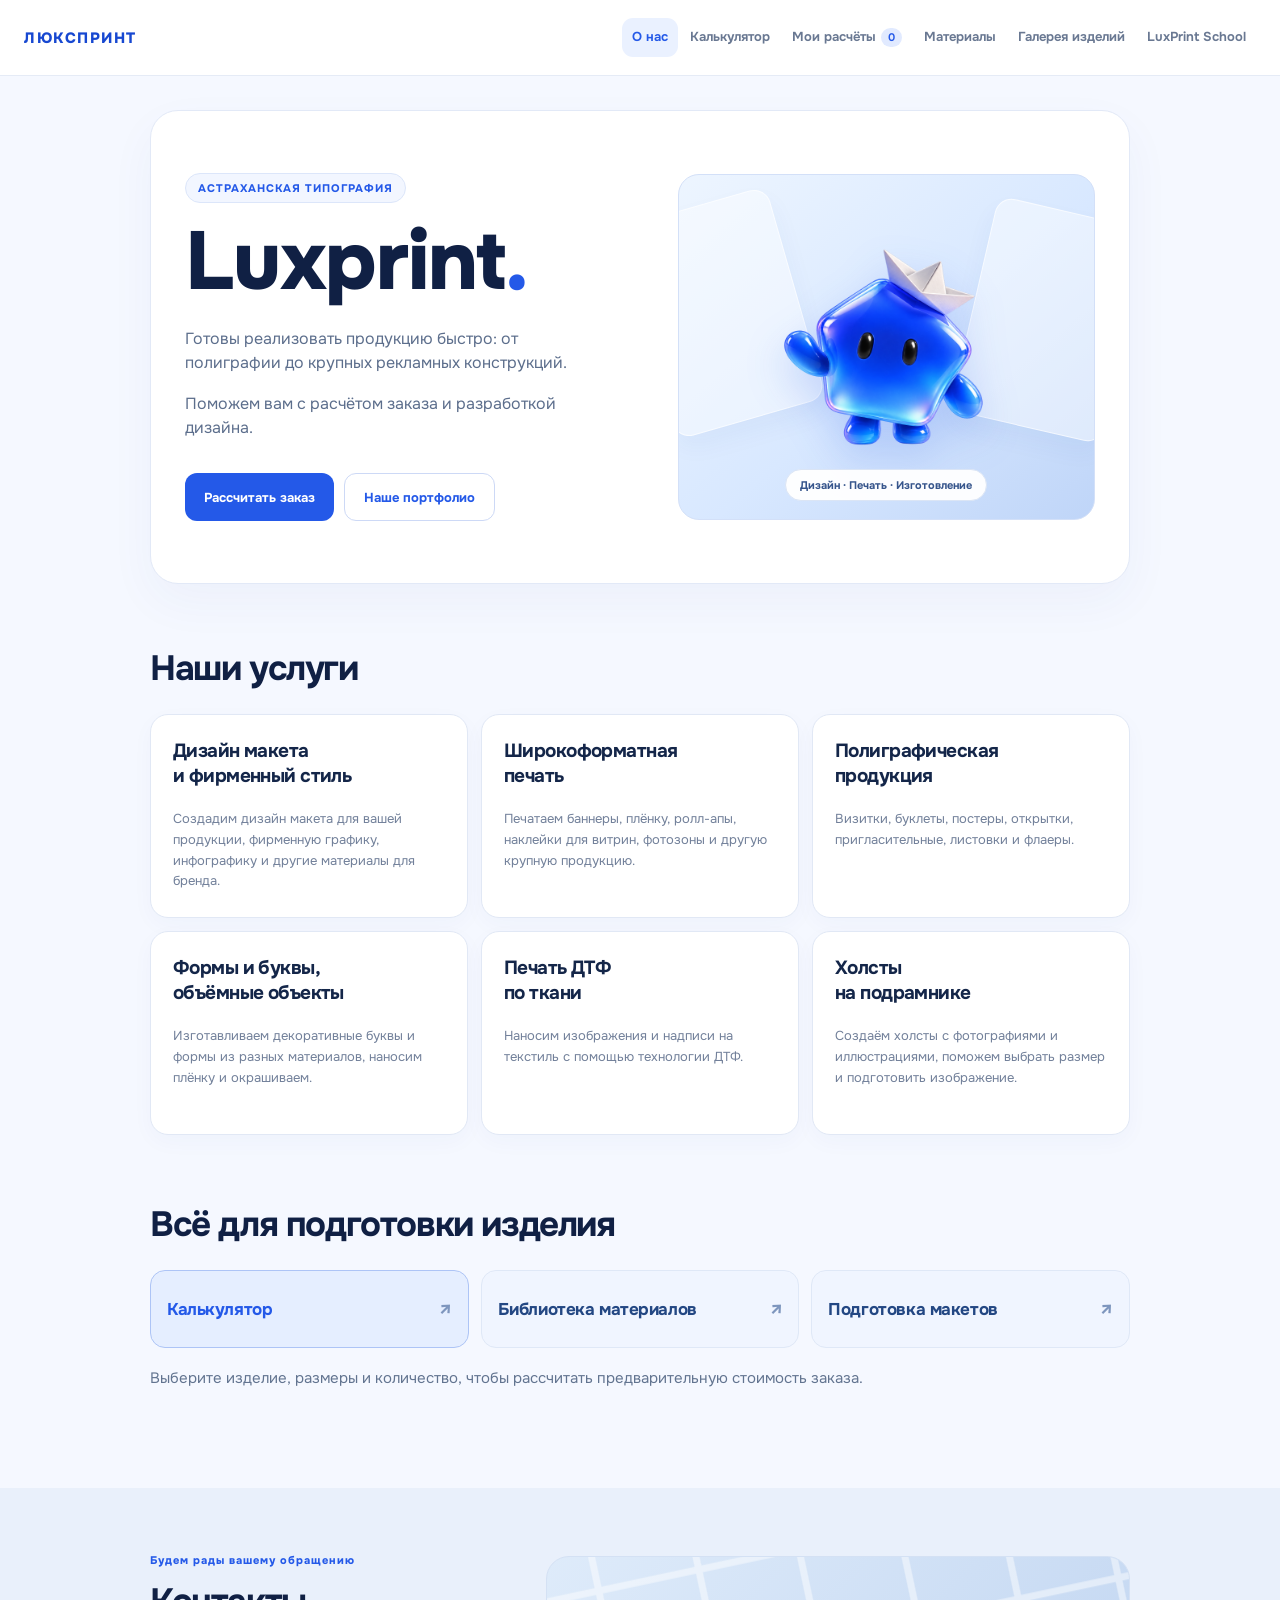
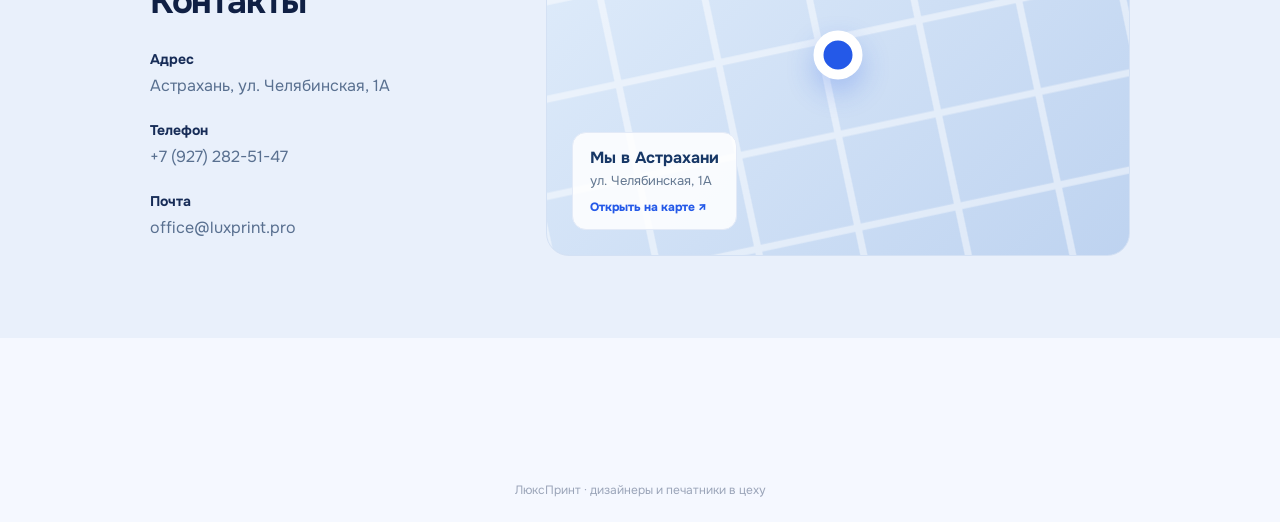
<file: index.html>
<!doctype html><html lang="ru"><head><meta charset="UTF-8"><meta name="viewport" content="width=device-width,initial-scale=1"><title>ЛюксПринт — дизайн, печать и рекламная продукция</title><link rel="preconnect" href="https://fonts.googleapis.com"><link rel="preconnect" href="https://fonts.gstatic.com" crossorigin><link href="https://fonts.googleapis.com/css2?family=Onest:wght@400;500;600;700;800&display=swap" rel="stylesheet"><link rel="stylesheet" href="style.css"></head><body>
<header class="site-header"><a class="brand" href="index.html#about">ЛЮКСПРИНТ</a><nav class="site-nav" aria-label="Основное меню"><button id="aboutTab" class="nav active" type="button">О нас</button><button id="calcTab" class="nav" type="button">Калькулятор</button><button id="savedTab" class="nav" type="button">Мои расчёты <span id="savedCount" class="nav-count">0</span></button><a class="nav" href="materials.html">Материалы</a><a class="nav" href="gallery.html">Галерея изделий</a><a class="nav" href="school.html">LuxPrint School</a></nav></header>
<main><section id="aboutView" class="about-view">
  <section class="about-hero" aria-labelledby="aboutHeading">
    <div class="about-intro">
      <span class="about-eyebrow">АСТРАХАНСКАЯ ТИПОГРАФИЯ</span>
      <h1 id="aboutHeading">Luxprint<span class="about-period">.</span></h1>
      <p>Готовы реализовать продукцию быстро: от полиграфии до крупных рекламных конструкций.</p>
      <p>Поможем вам с расчётом заказа и разработкой дизайна.</p>
      <div class="about-hero-actions">
        <button type="button" class="primary" id="aboutStartCalc">Рассчитать заказ</button>
        <a class="secondary" href="gallery.html">Наше портфолио</a>
      </div>
    </div>
    <div class="about-visual">
      <span class="about-visual-sheet sheet-a" aria-hidden="true"></span>
      <span class="about-visual-sheet sheet-b" aria-hidden="true"></span>
      <img src="Глянцевый%20синий%20маскот%20в%20бумажной%20лодочке.png" alt="Фирменный персонаж ЛюксПринт">
      <span class="about-visual-caption">Дизайн · Печать · Изготовление</span>
    </div>
  </section>
  <section class="about-services" aria-labelledby="servicesHeading">
    <h2 id="servicesHeading">Наши услуги</h2>
    <div class="about-service-grid"><article class="about-service"><h3>Дизайн макета<br>и фирменный стиль</h3><p>Создадим дизайн макета для вашей продукции, фирменную графику, инфографику и другие материалы для бренда.</p></article>
<article class="about-service"><h3>Широкоформатная<br>печать</h3><p>Печатаем баннеры, плёнку, ролл-апы, наклейки для витрин, фотозоны и другую крупную продукцию.</p></article>
<article class="about-service"><h3>Полиграфическая<br>продукция</h3><p>Визитки, буклеты, постеры, открытки, пригласительные, листовки и флаеры.</p></article>
<article class="about-service"><h3>Формы и буквы,<br>объёмные объекты</h3><p>Изготавливаем декоративные буквы и формы из разных материалов, наносим плёнку и окрашиваем.</p></article>
<article class="about-service"><h3>Печать ДТФ<br>по ткани</h3><p>Наносим изображения и надписи на текстиль с помощью технологии ДТФ.</p></article>
<article class="about-service"><h3>Холсты<br>на подрамнике</h3><p>Создаём холсты с фотографиями и иллюстрациями, поможем выбрать размер и подготовить изображение.</p></article></div>
  </section>
  <section class="about-preparation" aria-labelledby="preparationHeading">
    <h2 id="preparationHeading">Всё для подготовки изделия</h2>
    <div class="about-preparation-links">
      <a class="about-preparation-link is-active" data-about-prep="calc" aria-current="true" href="#calc">Калькулятор <span aria-hidden="true">↗</span></a>
      <a class="about-preparation-link" data-about-prep="materials" href="materials.html">Библиотека материалов <span aria-hidden="true">↗</span></a>
      <a class="about-preparation-link" data-about-prep="files" href="gallery.html">Подготовка макетов <span aria-hidden="true">↗</span></a>
    </div>
    <p id="aboutPrepDescription" class="about-preparation-description" aria-live="polite">Выберите изделие, размеры и количество, чтобы рассчитать предварительную стоимость заказа.</p>
  </section>
  <section class="about-contacts" aria-labelledby="contactsHeading">
    <div class="about-contacts-inner">
      <div class="about-contact-details">
        <span class="about-eyebrow">Будем рады вашему обращению</span>
        <h2 id="contactsHeading">Контакты</h2>
        <div class="about-contact-group"><strong>Адрес</strong><p>Астрахань, ул. Челябинская, 1А</p></div>
        <div class="about-contact-group"><strong>Телефон</strong><a href="tel:+79272825147">+7 (927) 282-51-47</a></div>
        <div class="about-contact-group"><strong>Почта</strong><a href="mailto:office@luxprint.pro">office@luxprint.pro</a></div>
      </div>
      <a class="about-location" href="https://www.openstreetmap.org/search?query=%D0%90%D1%81%D1%82%D1%80%D0%B0%D1%85%D0%B0%D0%BD%D1%8C%2C%20%D1%83%D0%BB.%20%D0%A7%D0%B5%D0%BB%D1%8F%D0%B1%D0%B8%D0%BD%D1%81%D0%BA%D0%B0%D1%8F%2C%201%D0%90" target="_blank" rel="noopener noreferrer" aria-label="Найти ЛюксПринт на карте по адресу Астрахань, улица Челябинская, 1А">
        <span class="about-location-pattern" aria-hidden="true"></span>
        <span class="about-location-marker" aria-hidden="true"></span>
        <span class="about-location-card"><strong>Мы в Астрахани</strong><span>ул. Челябинская, 1А</span><em>Открыть на карте ↗</em></span>
      </a>
    </div>
  </section>
</section>
<section id="calculatorView" class="hidden">
<div class="intro"><div><span class="pill">онлайн-калькулятор</span><h1>Готов к расчёту</h1><p>Выберите продукт — я помогу быстро посчитать предварительную стоимость.</p></div><div class="mascot"><img class="mascotImg" src="Глянцевый%20синий%20маскот%20в%20бумажной%20лодочке.png" alt="Маскот ЛюксПринт"></div></div>
<button id="backProducts" class="backProducts hidden">← Все продукты</button><section class="panel"><div class="products" id="products"></div>
<div id="form" class="form hidden"><div class="formhead"><div><small id="category"></small><h2 id="productName"></h2><p id="comment"></p></div></div>
<div id="pendingInfo" class="pendingInfo hidden"><strong>Карточка в разработке</strong><p>Материалы, параметры и цены для этой продукции добавим позже.</p></div>
<div id="hardTypeWrap" class="hardTypeWrap hidden">
  <span id="hardTypeLabel">Тип изделия</span>
  <div class="hardTypeChips" role="group" aria-labelledby="hardTypeLabel">
    <button type="button" class="hardTypeChip active" data-hard-type="letters" aria-pressed="true">Буквы</button>
    <button type="button" class="hardTypeChip" data-hard-type="shapes" aria-pressed="false">Полотна и формы</button>
  </div>
</div>
<div id="variantWrap"><label>Материал / вариант<select id="variant"></select></label></div>
<div id="sra3Options" class="sra3Options hidden">
  <div class="sra3Selectors">
    <label>Материал
      <select id="sraMaterial">
        <option value="paper130">Бумага 130 г/м²</option>
        <option value="paper270">Бумага 270 г/м²</option>
        <option value="sticker">Самоклеящаяся бумага</option>
        <option value="film">Плёнка</option>
      </select>
    </label>
    <div class="sraSidesField">
      <span id="sraSideLabel">Тип печати</span>
      <select id="sraSides" class="hidden" aria-hidden="true" tabindex="-1">
        <option value="single">Односторонняя</option>
        <option value="double">Двусторонняя</option>
      </select>
      <div class="sraSideChips" role="group" aria-labelledby="sraSideLabel">
        <button type="button" class="sraSideChip active" data-side="single" aria-pressed="true">Односторонняя</button>
        <button type="button" class="sraSideChip" data-side="double" aria-pressed="false">Двусторонняя</button>
      </div>
    </div>
  </div>
</div>
<div id="priceModeWrap" class="priceModeWrap hidden"><span>Тип цены</span><div class="priceModeSwitch"><button type="button" class="priceMode active" data-mode="retail">Розница</button><button type="button" class="priceMode" data-mode="wholesale">Опт</button></div></div><div id="canvasOptions" class="canvasOptions hidden"><div id="fixedSizeWrap"><label>Размер<select id="fixedSize"></select></label></div><div id="canvasPackagingWrap" class="canvasPackagingWrap hidden"><span class="canvasOptionTitle">Упаковка</span><label class="canvasPackagingToggle"><input id="canvasPackaging" type="checkbox"><span>Добавить упаковку</span><b id="canvasPackagingPrice"></b></label></div></div>
<div id="measureControls" class="measureControls"><div id="dimensions"><div class="fields"><label>Ширина, <span class="unitLabel">м</span><input id="w" type="number" min=".01" step=".01" value="1"></label><b>×</b><label>Высота, <span class="unitLabel">м</span><input id="h" type="number" min=".01" step=".01" value="1"></label></div></div><div id="unitsField" class="unitsField"><span class="compactFieldLabel">Единицы измерения</span><div class="unitSwitch" role="group" aria-label="Единицы измерения"><button type="button" class="unit" data-unit="mm" aria-pressed="false">мм</button><button type="button" class="unit" data-unit="cm" aria-pressed="false">см</button><button type="button" class="unit active" data-unit="m" aria-pressed="true">м</button></div></div><label class="qty">Количество<input id="q" type="number" min="1" step="1" value="1"></label></div>
<div id="sra3Summary" class="sra3Summary hidden" aria-live="polite">
 <div class="sra3ResultStats">
   <div><span>Изделий на одном листе</span><strong><span id="sra3PerSheet">—</span> шт.</strong></div>
   <div><span>Потребуется листов SRA3</span><strong id="sra3Sheets">—</strong></div>
 </div>
 <p id="sra3LayoutNote" class="hidden" role="status"></p>
</div>
<div id="services" class="services"></div>
<div class="design">
  <label class="designToggle" for="designCheck"><input id="designCheck" type="checkbox"><span>Нужен дизайн</span></label>
  <button id="designInfoButton" class="designInfoButton" type="button" aria-label="Информация о стоимости дизайна" aria-controls="designInfoPopover" aria-expanded="false" title="О стоимости дизайна">i</button>
  <div id="designInfoPopover" class="designInfoPopover hidden" role="note">Стоимость дизайна рассчитывается менеджером индивидуально в зависимости от сложности.</div>
</div>
<div class="receipt"><div><span>Изделие</span><b id="basePrice">0 ₽</b></div><div id="serviceLine" class="hidden"><span>Доп. услуги</span><b id="servicePrice">0 ₽</b></div>
<div id="bannerPerimeterLine" class="hidden"><span id="bannerPerimeterLabel">Проклей</span><b id="bannerPerimeterPrice">0 ₽</b></div>
<div id="bannerEyeletLine" class="hidden"><span id="bannerEyeletLabel">Люверсы</span><b id="bannerEyeletPrice">0 ₽</b></div><div id="packagingLine" class="hidden"><span>Упаковка</span><b id="packagingOut">0 ₽</b></div><hr><div class="total"><span>Предварительно</span><strong id="total">0 ₽</strong></div></div>
<div class="actions"><button id="save" class="secondary">Сохранить расчёт</button><button id="order" class="primary">Оформить заявку →</button></div><p class="note">Финальную стоимость менеджер подтвердит после проверки параметров.</p></div><aside id="fileGuide" class="fileGuide hidden">
  <button id="fileGuideButton" class="fileGuideButton" type="button" aria-controls="fileGuideContent" aria-expanded="false">
    <span class="fileGuideIcon" aria-hidden="true">?</span><span>Как подготовить макет к печати</span><span class="fileGuideChevron" aria-hidden="true">⌄</span>
  </button>
  <div id="fileGuideContent" class="fileGuideContent hidden" role="region" aria-label="Требования к макету">
    <strong>Подготовка макета</strong>
    <div id="fileGuideSra3" class="fileGuideSpecs hidden">
      <dl>
        <div><dt>Разрешение</dt><dd>300 dpi</dd></div>
        <div><dt>Цветовой профиль</dt><dd>RGB</dd></div>
        <div><dt>Формат файла</dt><dd>JPEG</dd></div>
      </dl>
      <p class="fileGuideSafeArea">Оставляйте отступ <b>5–8 мм</b> от края для важных элементов: логотипа, текста и фотографий.</p>
    </div>
    <div id="fileGuideExtraSpecs" class="fileGuideSpecs hidden"></div>
    <p id="fileGuideText">Требования к файлу будут добавлены позже.</p>
  </div>
</aside></section></section>
<section id="savedView" class="hidden saved"><div class="savedHead"><div><span class="pill">сохранённое</span><h1>Мои расчёты</h1><p>Здесь хранятся расчёты на этом устройстве.</p></div></div><div id="savedList"></div><div id="savedSendBar" class="savedSendBar hidden"><div><span>Общая сумма</span><strong id="savedGrandTotal">0 ₽</strong></div><button id="sendSaved" class="primary">Отправить все расчёты →</button></div></section></main><footer>ЛюксПринт · дизайнеры и печатники в цеху</footer><script src="app.js"></script></body></html>
</file>
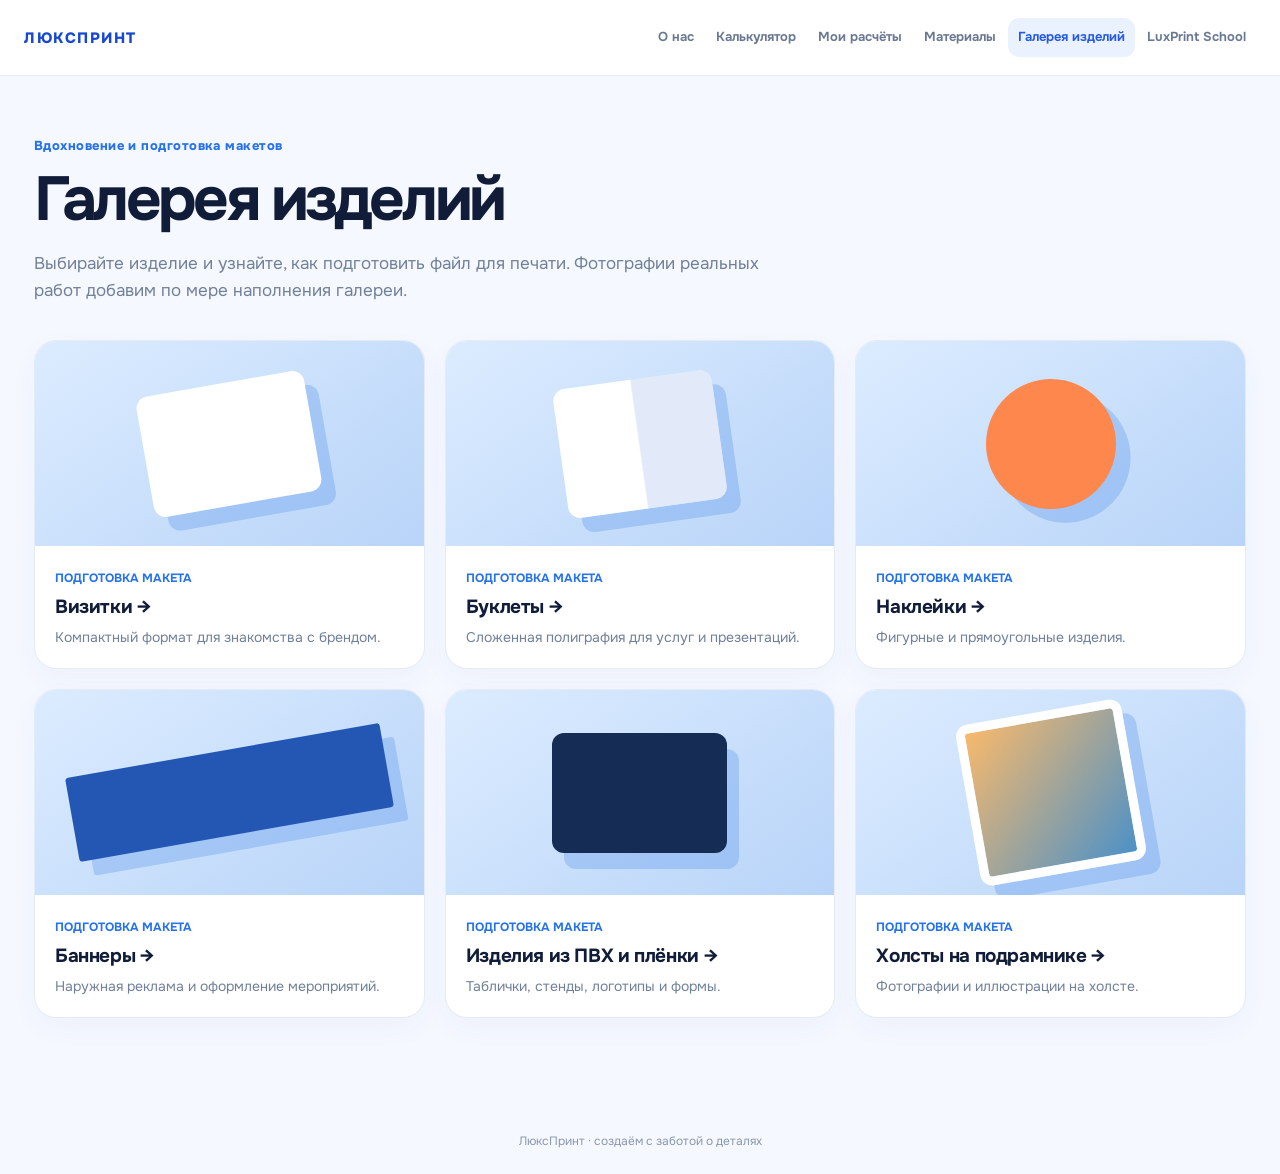
<file: gallery.html>
<!doctype html><html lang="ru"><head><meta charset="UTF-8"><meta name="viewport" content="width=device-width,initial-scale=1"><title>Галерея изделий — ЛюксПринт</title><link rel="preconnect" href="https://fonts.googleapis.com"><link rel="preconnect" href="https://fonts.gstatic.com" crossorigin><link href="https://fonts.googleapis.com/css2?family=Onest:wght@400;500;600;700;800&display=swap" rel="stylesheet"><link rel="stylesheet" href="style.css"><link rel="stylesheet" href="explore.css"></head><body class="explore gallery-page"><header class="site-header explore-header"><a class="brand" href="index.html#about">ЛЮКСПРИНТ</a><nav class="site-nav" aria-label="Основное меню"><a class="nav" href="index.html#about">О нас</a><a class="nav" href="index.html#calc">Калькулятор</a><a class="nav" href="index.html#saved">Мои расчёты</a><a class="nav " href="materials.html">Материалы</a><a class="nav active" href="gallery.html" aria-current="page">Галерея изделий</a><a class="nav " href="school.html">LuxPrint School</a></nav></header><main class="explore-main"><div class="explore-heading"><span class="eyebrow">Вдохновение и подготовка макетов</span><h1>Галерея изделий</h1><p>Выбирайте изделие и узнайте, как подготовить файл для печати. Фотографии реальных работ добавим по мере наполнения галереи.</p></div><div class="explore-grid" id="galleryGrid"></div><section class="detail hidden" id="galleryDetail" aria-live="polite"><button type="button" id="galleryBack" class="back-link">← Все изделия</button><div id="galleryDetailContent"></div></section></main><footer>ЛюксПринт · создаём с заботой о деталях</footer><script src="gallery.js"></script></body></html>
</file>
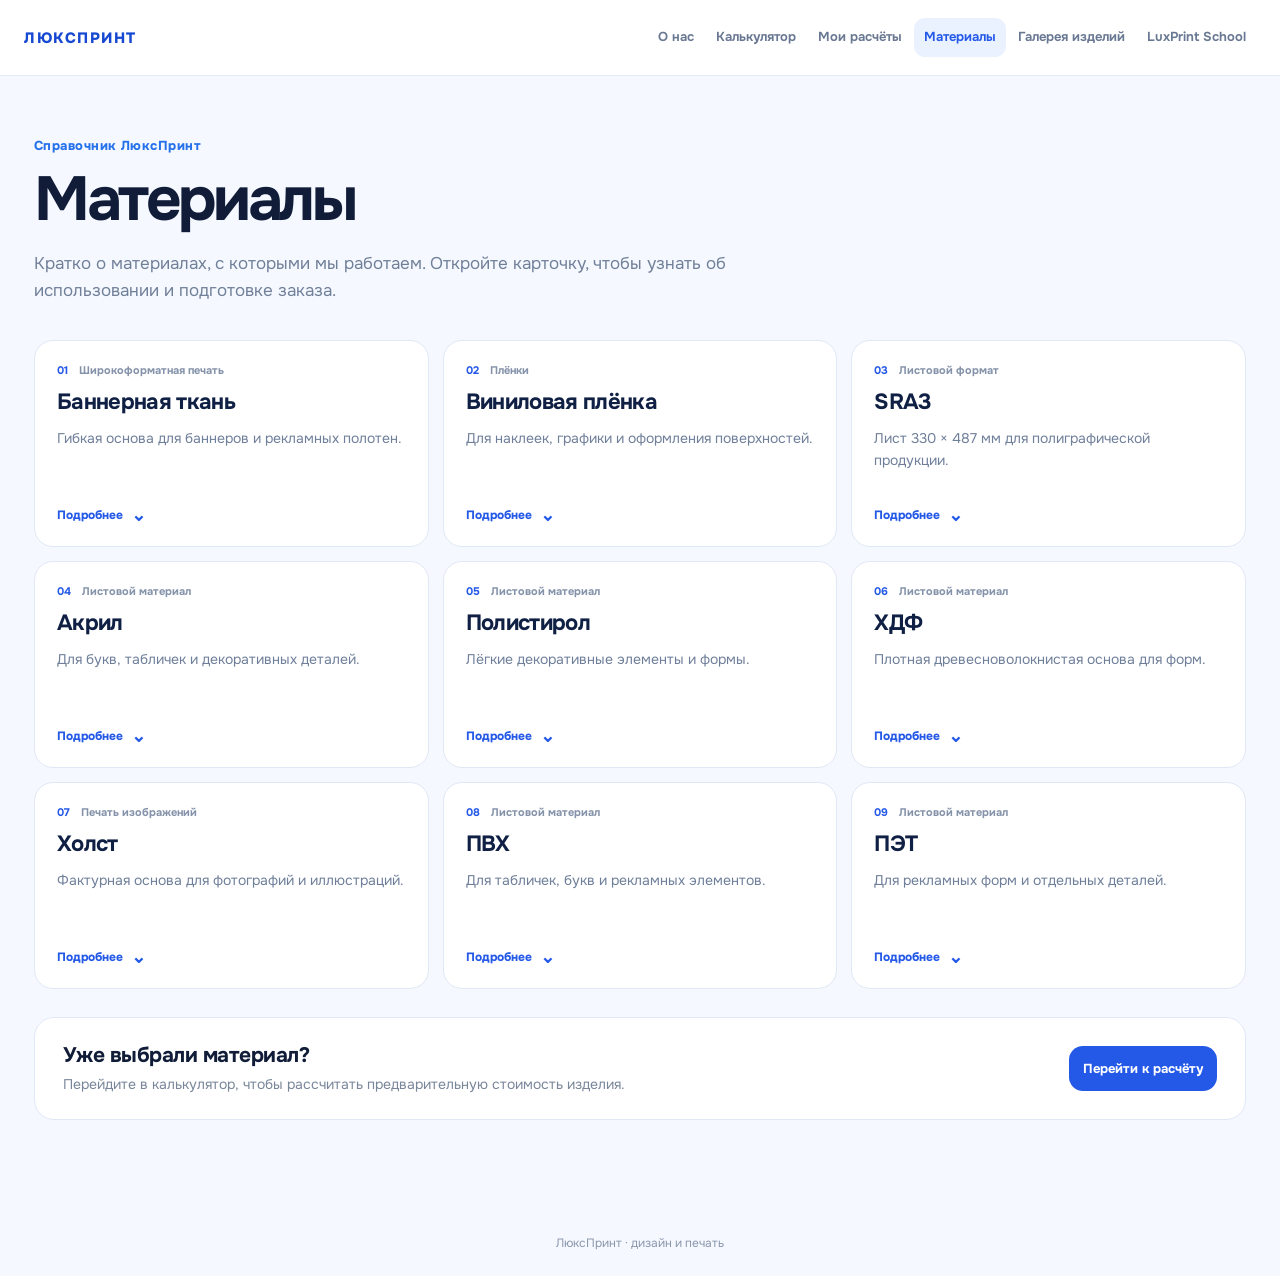
<file: materials.html>
<!doctype html><html lang="ru"><head><meta charset="UTF-8"><meta name="viewport" content="width=device-width,initial-scale=1"><title>Материалы — ЛюксПринт</title><link rel="preconnect" href="https://fonts.googleapis.com"><link rel="preconnect" href="https://fonts.gstatic.com" crossorigin><link href="https://fonts.googleapis.com/css2?family=Onest:wght@400;500;600;700;800&display=swap" rel="stylesheet"><link rel="stylesheet" href="style.css"><link rel="stylesheet" href="explore.css"></head><body class="explore materials-page"><header class="site-header explore-header"><a class="brand" href="index.html#about">ЛЮКСПРИНТ</a><nav class="site-nav" aria-label="Основное меню"><a class="nav" href="index.html#about">О нас</a><a class="nav" href="index.html#calc">Калькулятор</a><a class="nav" href="index.html#saved">Мои расчёты</a><a class="nav active" href="materials.html" aria-current="page">Материалы</a><a class="nav " href="gallery.html">Галерея изделий</a><a class="nav " href="school.html">LuxPrint School</a></nav></header>
<main class="explore-main"><div class="explore-heading materials-heading"><span class="eyebrow">Справочник ЛюксПринт</span><h1>Материалы</h1><p>Кратко о материалах, с которыми мы работаем. Откройте карточку, чтобы узнать об использовании и подготовке заказа.</p></div>
<section class="materials-grid" aria-label="Список материалов"><details class="material-card">
  <summary><span class="material-meta"><span class="material-index">01</span><span>Широкоформатная печать</span></span><strong>Баннерная ткань</strong><span class="material-summary">Гибкая основа для баннеров и рекламных полотен.</span><span class="material-more">Подробнее <span aria-hidden="true">⌄</span></span></summary>
  <div class="material-info"><p>Баннерную ткань используют для вывесок, рекламных растяжек и оформления мероприятий. При заказе учитывают размер полотна, плотность материала и условия размещения.</p><p class="material-advice">В калькуляторе можно выбрать вид баннера, проклей краёв и люверсы.</p></div>
</details>
<details class="material-card">
  <summary><span class="material-meta"><span class="material-index">02</span><span>Плёнки</span></span><strong>Виниловая плёнка</strong><span class="material-summary">Для наклеек, графики и оформления поверхностей.</span><span class="material-more">Подробнее <span aria-hidden="true">⌄</span></span></summary>
  <div class="material-info"><p>Виниловая плёнка подходит для надписей, декоративных элементов и оклейки различных поверхностей. Для печатных изображений и фигурных элементов могут использоваться разные технологии.</p><p class="material-advice">Перед заказом уточните поверхность нанесения и нужна ли печать или плоттерная резка.</p></div>
</details>
<details class="material-card">
  <summary><span class="material-meta"><span class="material-index">03</span><span>Листовой формат</span></span><strong>SRA3</strong><span class="material-summary">Лист 330 × 487 мм для полиграфической продукции.</span><span class="material-more">Подробнее <span aria-hidden="true">⌄</span></span></summary>
  <div class="material-info"><p>SRA3 — это формат листа, а не отдельный материал. На таких листах размещают карточки, сертификаты, наклейки и другую небольшую продукцию.</p><p class="material-advice">При раскладке в калькуляторе учитываются поля и промежутки по 2 мм.</p></div>
</details>
<details class="material-card">
  <summary><span class="material-meta"><span class="material-index">04</span><span>Листовой материал</span></span><strong>Акрил</strong><span class="material-summary">Для букв, табличек и декоративных деталей.</span><span class="material-more">Подробнее <span aria-hidden="true">⌄</span></span></summary>
  <div class="material-info"><p>Акрил — листовой пластик, который используют в рекламных и оформительских изделиях. Внешний вид зависит от выбранной поверхности и толщины материала.</p><p class="material-advice">Для фигурных изделий подготовьте векторный контур в масштабе 1:1.</p></div>
</details>
<details class="material-card">
  <summary><span class="material-meta"><span class="material-index">05</span><span>Листовой материал</span></span><strong>Полистирол</strong><span class="material-summary">Лёгкие декоративные элементы и формы.</span><span class="material-more">Подробнее <span aria-hidden="true">⌄</span></span></summary>
  <div class="material-info"><p>Листовой полистирол применяют при изготовлении рекламных букв, элементов декора и форм. Подходящий вариант зависит от размера и предполагаемого использования.</p><p class="material-advice">Для расчёта укажите габариты изделия и приложите векторный макет.</p></div>
</details>
<details class="material-card">
  <summary><span class="material-meta"><span class="material-index">06</span><span>Листовой материал</span></span><strong>ХДФ</strong><span class="material-summary">Плотная древесноволокнистая основа для форм.</span><span class="material-more">Подробнее <span aria-hidden="true">⌄</span></span></summary>
  <div class="material-info"><p>ХДФ — плотная древесноволокнистая плита, которую используют для букв, декоративных деталей и оформления интерьеров.</p><p class="material-advice">Для резки сложных форм потребуется векторный контур в натуральную величину.</p></div>
</details>
<details class="material-card">
  <summary><span class="material-meta"><span class="material-index">07</span><span>Печать изображений</span></span><strong>Холст</strong><span class="material-summary">Фактурная основа для фотографий и иллюстраций.</span><span class="material-more">Подробнее <span aria-hidden="true">⌄</span></span></summary>
  <div class="material-info"><p>Печать на холсте подходит для фотографий, иллюстраций и интерьерного оформления. Готовое полотно можно натянуть на подрамник.</p><p class="material-advice">Для холста на подрамнике предусмотрены готовые размеры и дополнительная упаковка.</p></div>
</details>
<details class="material-card">
  <summary><span class="material-meta"><span class="material-index">08</span><span>Листовой материал</span></span><strong>ПВХ</strong><span class="material-summary">Для табличек, букв и рекламных элементов.</span><span class="material-more">Подробнее <span aria-hidden="true">⌄</span></span></summary>
  <div class="material-info"><p>Листовой ПВХ используют для изготовления табличек, букв, декоративных фигур и других рекламных конструкций.</p><p class="material-advice">Укажите размеры изделия, а для фигурной резки подготовьте векторный макет.</p></div>
</details>
<details class="material-card">
  <summary><span class="material-meta"><span class="material-index">09</span><span>Листовой материал</span></span><strong>ПЭТ</strong><span class="material-summary">Для рекламных форм и отдельных деталей.</span><span class="material-more">Подробнее <span aria-hidden="true">⌄</span></span></summary>
  <div class="material-info"><p>ПЭТ — полимерный листовой материал, используемый для разнообразных форм и рекламных элементов. Толщину и способ обработки подбирают под изделие.</p><p class="material-advice">Подготовьте размеры и контур резки в масштабе 1:1.</p></div>
</details></section>
<div class="materials-cta"><div><h2>Уже выбрали материал?</h2><p>Перейдите в калькулятор, чтобы рассчитать предварительную стоимость изделия.</p></div><a class="primary" href="index.html#calc">Перейти к расчёту</a></div>
</main><footer>ЛюксПринт · дизайн и печать</footer></body></html>
</file>
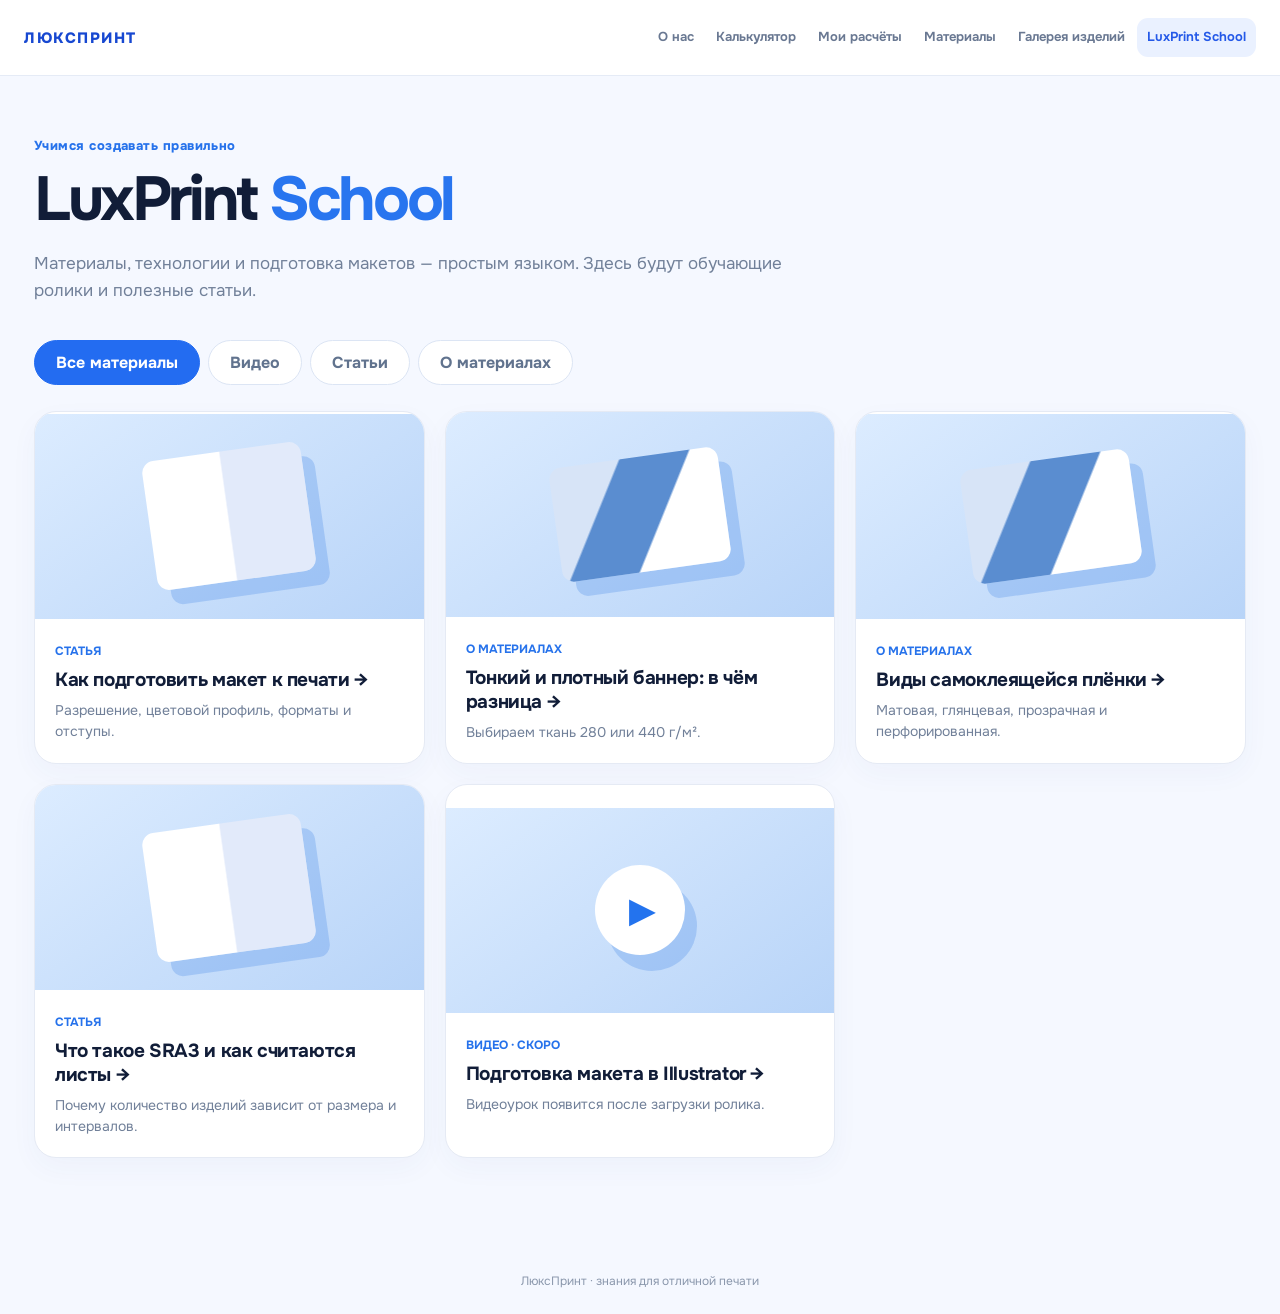
<file: school.html>
<!doctype html><html lang="ru"><head><meta charset="UTF-8"><meta name="viewport" content="width=device-width,initial-scale=1"><title>LuxPrint School — ЛюксПринт</title><link rel="preconnect" href="https://fonts.googleapis.com"><link rel="preconnect" href="https://fonts.gstatic.com" crossorigin><link href="https://fonts.googleapis.com/css2?family=Onest:wght@400;500;600;700;800&display=swap" rel="stylesheet"><link rel="stylesheet" href="style.css"><link rel="stylesheet" href="explore.css"></head><body class="explore school-page"><header class="site-header explore-header"><a class="brand" href="index.html#about">ЛЮКСПРИНТ</a><nav class="site-nav" aria-label="Основное меню"><a class="nav" href="index.html#about">О нас</a><a class="nav" href="index.html#calc">Калькулятор</a><a class="nav" href="index.html#saved">Мои расчёты</a><a class="nav " href="materials.html">Материалы</a><a class="nav " href="gallery.html">Галерея изделий</a><a class="nav active" href="school.html" aria-current="page">LuxPrint School</a></nav></header><main class="explore-main"><div class="explore-heading"><span class="eyebrow">Учимся создавать правильно</span><h1>LuxPrint <span>School</span></h1><p>Материалы, технологии и подготовка макетов — простым языком. Здесь будут обучающие ролики и полезные статьи.</p></div><div class="school-tabs" role="group" aria-label="Тип материалов"><button class="active" data-filter="all">Все материалы</button><button data-filter="video">Видео</button><button data-filter="article">Статьи</button><button data-filter="material">О материалах</button></div><div id="schoolGrid" class="explore-grid"></div><section id="schoolDetail" class="detail hidden"><button id="schoolBack" class="back-link">← К материалам</button><div id="schoolDetailContent"></div></section></main><footer>ЛюксПринт · знания для отличной печати</footer><script src="school.js"></script></body></html>
</file>
<file: style.css>
*{box-sizing:border-box}html{scroll-behavior:smooth}body{margin:0;background:#f5f8ff;color:#102044;font-family:Onest,Arial,sans-serif}button,input,select{font:inherit}button{cursor:pointer}header{height:76px;max-width:1160px;margin:auto;padding:0 24px;display:flex;align-items:center;justify-content:space-between}.brand{font-weight:800;letter-spacing:.1em;color:#1748d1;text-decoration:none}.nav{border:0;background:transparent;padding:10px 12px;color:#78849c;font-weight:600}.nav.active{color:#1748d1}.nav span{background:#e5edff;border-radius:99px;padding:2px 7px;font-size:11px}main{max-width:1060px;margin:auto;padding:24px 24px 80px}.intro{display:grid;grid-template-columns:1fr 240px;align-items:center;max-width:850px;margin:10px auto 16px}.intro h1,.saved h1{font-size:46px;letter-spacing:-.045em;margin:12px 0 8px}.intro p,.saved p{color:#748099;margin:0;line-height:1.5}.pill{display:inline-block;padding:7px 11px;border-radius:99px;background:#e7eeff;color:#2459e8;font-size:11px;font-weight:800;letter-spacing:.08em;text-transform:uppercase}.mascot{height:190px;display:grid;place-items:center;position:relative}.gem{width:145px;height:132px;background:radial-gradient(circle at 34% 22%,#718dff 0,#1739c7 37%,#07196c 80%);clip-path:polygon(50% 0,94% 28%,82% 88%,50% 100%,18% 88%,6% 28%);filter:drop-shadow(0 18px 18px #173ca52d);position:relative}.gem:after{content:"";position:absolute;inset:6px;background:linear-gradient(130deg,#ffffff58,transparent 29%,transparent 67%,#65ddff44);clip-path:inherit}.gem span{position:absolute;z-index:2;top:54px;width:13px;height:24px;background:#05070d;border-radius:50%;box-shadow:inset 3px 2px 4px #ffffff32}.gem span:first-child{left:48px}.gem span:last-child{right:48px}.boat{position:absolute;z-index:3;top:9px;color:white;font-size:39px;letter-spacing:-12px;transform:rotate(-5deg);filter:drop-shadow(0 5px 4px #17307524)}.boat i{display:inline-block;width:0}.panel{max-width:850px;margin:auto;background:#fff;border:1px solid #e7ebf5;border-radius:28px;padding:28px;box-shadow:0 20px 55px #284d9e0e}.products{display:grid;grid-template-columns:repeat(3,1fr);gap:10px}.product{height:100px;text-align:left;border:1px solid #e3e8f3;background:#fbfcff;border-radius:16px;padding:16px;color:#2459e8;transition:.2s ease;display:flex;flex-direction:column;justify-content:center}.product:hover{border-color:#b9c9f2;background:linear-gradient(135deg,#f1f5ff 0%,#dfe8ff 100%);box-shadow:0 8px 20px #315ca814;transform:translateY(-1px)}.product:hover b{color:#123b91}.product:hover em{color:#6f82aa}.product b,.product em{display:block}.product b{font-size:15px;color:#152445;margin:0 0 4px;transition:.2s ease;line-height:1.25}.product em{font-size:12px;color:#8792a8;font-style:normal;transition:.2s ease}.hidden{display:none!important}.formhead{display:block;position:relative}.backProducts{display:block;max-width:850px;margin:0 auto 10px;border:1px solid #dbe4f5;background:#f4f7ff;color:#45669f;padding:9px 14px;border-radius:12px;text-align:left;font-weight:600;transition:.18s}.backProducts:hover{background:#e9f0ff;border-color:#c5d5f3;color:#2459e8}.formhead small{color:#2459e8;font-weight:800}.formhead h2{font-size:32px;margin:4px 0}.formhead p{color:#7b879e;margin:0 0 24px}.form>label,.form #variantWrap>label,.form #fixedSizeWrap>label{display:grid;gap:8px;margin-top:14px;color:#596680;font-size:13px;font-weight:600}input,select{width:100%;border:1px solid #dfe5f0;background:white;border-radius:13px;padding:13px;color:#17284e;outline:none;font-size:16px}input:focus,select:focus{border-color:#2459e8;box-shadow:0 0 0 3px #2459e812}.fields{display:grid;grid-template-columns:1fr 28px 1fr;align-items:end;gap:10px;margin-top:14px}.fields label{display:block;color:#596680;font-size:13px;font-weight:600}.fields label input{display:block;margin-top:8px}.fields>b{text-align:center;padding-bottom:14px;color:#a0a9ba}.qty{max-width:260px}.services{display:grid;gap:10px;margin-top:18px}.service{display:grid;grid-template-columns:auto 1fr 140px;align-items:center;gap:10px;background:#f8faff;border-radius:14px;padding:12px}.service input[type=checkbox]{width:18px}.service input[type=number]{padding:9px}.design{margin-top:18px;background:#edf3ff;border:1px solid #dbe7ff;border-radius:16px;padding:16px}.design>label{display:flex;align-items:center;gap:9px;font-weight:700}.design input[type=checkbox]{width:18px}.receipt{margin-top:20px;background:#f7f9fe;border-radius:18px;padding:20px}.receipt div{display:flex;justify-content:space-between;padding:7px 0;color:#65718a}.receipt b{color:#17284e}.receipt hr{border:0;border-top:1px solid #e1e7f2}.receipt .total{align-items:center;color:#17284e}.receipt strong{font-size:30px;color:#2459e8}.actions{display:grid;grid-template-columns:1fr 1.4fr;gap:10px;margin-top:16px}.primary,.secondary{border-radius:14px;padding:14px;font-weight:700}.primary{border:0;background:#2459e8;color:white}.secondary{border:1px solid #cdd9f6;background:white;color:#2459e8}.note{font-size:11px;color:#8c96aa;text-align:center}.savedHead{max-width:850px;margin:35px auto 22px}.savedHead h1{margin-bottom:4px}#savedList{max-width:850px;margin:auto;display:grid;gap:12px}.savedCard{background:white;border:1px solid #e5eaf4;border-radius:18px;padding:18px;display:grid;grid-template-columns:1fr auto;gap:12px}.savedCard h3{margin:0 0 5px}.savedCard p{font-size:13px}.savedCard strong{font-size:21px;color:#2459e8}.savedCard button{border:0;background:transparent;color:#9a6a74}.empty{padding:45px;text-align:center;background:white;border-radius:22px;color:#8893a7}footer{text-align:center;padding:24px;color:#9ba5b9;font-size:12px}@media(max-width:700px){header{height:auto;padding-top:18px;align-items:flex-start;gap:10px}nav{display:flex}.intro{grid-template-columns:1fr 130px}.intro h1,.saved h1{font-size:34px}.mascot{height:140px}.gem{width:105px;height:96px}.gem span{top:39px;width:10px;height:18px}.gem span:first-child{left:34px}.gem span:last-child{right:34px}.boat{top:7px;font-size:29px}.products{grid-template-columns:1fr 1fr}.panel{padding:18px}.formhead{grid-template-columns:1fr}.actions{grid-template-columns:1fr}.service{grid-template-columns:auto 1fr}.service input[type=number]{grid-column:2}.savedCard{grid-template-columns:1fr}}@media(max-width:430px){.intro{grid-template-columns:1fr}.mascot{height:125px}.products{grid-template-columns:1fr}.product{height:92px}.intro{text-align:center}.fields{grid-template-columns:1fr 20px 1fr}}.unitrow{display:flex;align-items:center;justify-content:space-between;margin-top:14px;color:#596680;font-size:13px;font-weight:600}.unitSwitch{display:flex;padding:3px;background:#f1f5fd;border-radius:11px}.unitSwitch .unit{border:0;background:transparent;color:#7a879f;padding:7px 13px;border-radius:8px;font-weight:700}.unitSwitch .unit.active{background:#fff;color:#2459e8;box-shadow:0 2px 8px #274d9d18}.unitLabel{display:inline}
/* Compact banner controls */
.variantChips{display:flex;flex-wrap:wrap;gap:8px;margin-top:2px}
.variantChip{border:1px solid #dfe5f0;background:#f8faff;color:#596680;font-weight:600}
.variantChip:hover{border-color:#9bb2ef}
.variantChip.active{border-color:#2459e8;background:#edf3ff;color:#2459e8;box-shadow:0 0 0 2px #2459e80d}
.service span>b,.service span>small,.service .eyeletResult{display:block}
.service span>small{margin-top:4px;line-height:1.4;color:#71809b}
.eyeletResult{margin-top:5px;font-size:12px;color:#45669f;line-height:1.4}
.service.eyelet>label{display:block;line-height:1.25}
.service.eyelet>label input{display:block;margin-top:6px}
@media(max-width:700px){.variantChips{display:grid;grid-template-columns:1fr}}

.service.eyelet>label{white-space:nowrap;min-width:170px}

.mascotImg{display:block;width:210px;height:180px;object-fit:contain;object-position:center;filter:drop-shadow(0 16px 22px #3159b522)}
@media(max-width:700px){.mascotImg{width:145px;height:130px}}
@media(max-width:430px){.mascotImg{width:155px;height:120px;margin:auto}}

.service.eyelet{grid-template-columns:auto 1fr 118px}
.service.eyelet>label{min-width:118px;width:118px}
.service.eyelet>label input{width:118px;padding:8px 10px}
@media(max-width:700px){.service.eyelet{grid-template-columns:auto 1fr}.service.eyelet>label{grid-column:2;width:118px;min-width:118px}}

/* Compact eyelet step control */
.service.eyelet{grid-template-columns:auto minmax(0,1fr) 132px;align-items:center}
.service.eyelet>label{width:132px;min-width:132px;white-space:normal;font-size:12px;line-height:1.15}
.service.eyelet>label input{width:92px;height:38px;margin-top:5px;padding:6px 10px;font-size:14px;border-radius:10px}
@media(max-width:700px){
.service.eyelet{grid-template-columns:auto minmax(0,1fr)}
.service.eyelet>label{grid-column:2;width:132px;min-width:132px}
}

/* Back button beside calculator card */
@media(min-width:901px){
.backProducts{position:absolute;left:calc(50% - 585px);margin-top:18px;width:max-content;z-index:3}
}

.productNote{margin-top:14px;padding:12px 14px;border:1px solid #e1e8f6;background:#f8faff;border-radius:13px;color:#64728d;font-size:12px;line-height:1.5;white-space:pre-line}
.productNote::before{content:"Важно";display:block;margin-bottom:3px;color:#345b9f;font-weight:700}

/* Unified control geometry */
:root{--control-radius:14px}
input,select,.variantChip,.unitSwitch,.unitSwitch .unit,.service,.design,.receipt,.productNote,.primary,.secondary,.backProducts{border-radius:var(--control-radius)}
@media(min-width:901px){
.backProducts{left:calc(50% - 530px);margin-top:28px}
}

/* Fix back button: keep it fully outside the card */
@media(min-width:901px){
.backProducts{left:calc(50% - 655px);margin-top:28px;transform:none}
}

/* Anchor back button to the left edge of the 850px calculator panel */
@media(min-width:901px){
.backProducts{left:auto;right:calc(50% + 445px);margin-top:28px}
}

/* Align back button with calculator card top edge */
@media(min-width:901px){
.backProducts{margin-top:0;transform:translateY(0)}
}

/* Price mode + compact canvas size */
.priceModeWrap{display:flex;align-items:center;justify-content:space-between;gap:14px;margin:14px 0}
.priceModeWrap>span{color:#596680;font-size:13px;font-weight:600}
.priceModeSwitch{display:flex;background:#f1f4fb;padding:3px;border-radius:14px}
.priceMode{border:0;background:transparent;color:#78859d;padding:8px 13px;border-radius:11px;font-weight:700}
.priceMode.active{background:#fff;color:#2459e8;box-shadow:0 1px 5px #315ca817}
#fixedSizeWrap{max-width:480px}
#fixedSizeWrap select{padding:11px 14px;min-height:46px}

/* Price mode in top-right corner of product card */
#form{position:relative}
.priceModeWrap{position:absolute;top:18px;right:28px;margin:0;display:block;z-index:2}
.priceModeWrap>span{display:none}
@media(max-width:700px){
.priceModeWrap{position:static;margin:12px 0;display:flex}
.priceModeWrap>span{display:block}
}

/* Saved calculations */
.savedCard{display:flex;justify-content:space-between;gap:18px;align-items:stretch}
.savedMain{flex:1;min-width:0}
.savedTop{display:flex;justify-content:space-between;gap:16px;align-items:flex-start}
.savedTop h3{margin:0 0 3px}.savedTop p{margin:0;color:#8b97ad;font-size:12px}.savedTop strong{white-space:nowrap;color:#2459e8;font-size:20px}
.savedDetails{display:flex;flex-wrap:wrap;gap:7px;margin-top:12px}
.savedDetails span{padding:6px 9px;border-radius:10px;background:#f3f6fc;color:#586680;font-size:12px}
.savedActions{display:flex;gap:7px;align-items:flex-end}
.savedActions button{border:1px solid #dbe4f4;background:#fff;border-radius:10px;padding:8px 11px;color:#4166a7;font-weight:600}
.savedActions button[data-del]{color:#8a6070}
@media(max-width:700px){.savedCard{display:block}.savedActions{margin-top:12px}.savedTop strong{font-size:17px}}

/* Align top switches to the card's right content edge */
@media(min-width:701px){
.priceModeWrap{right:28px}
}
.unitSwitch .unit.active,
.unitSwitch .unit[aria-pressed="true"]{background:#fff!important;color:#2459e8!important;box-shadow:0 2px 8px #274d9d18!important}
.unitSwitch .unit:not(.active){background:transparent;color:#7a879f;box-shadow:none}

/* Exact right-edge alignment: price switch with form controls */
@media(min-width:701px){
.priceModeWrap{right:20px!important}
}

/* Price mode aligns with the panel inner right edge.
   #form fills the panel content box, so right:0 is the actual shared edge. */
@media(min-width:701px){
#form>.priceModeWrap{right:0!important;left:auto!important}
}

/* Saved calculation price pinned to the top-right */
.savedCard{position:relative;padding-right:22px}
.savedTop{padding-right:0}
.savedPrice{position:absolute;top:20px;right:22px;font-size:28px!important;line-height:1;font-weight:800;letter-spacing:-.03em}
.savedMain{padding-right:155px}
.savedSendBar{max-width:850px;margin:16px auto 0;background:#fff;border:1px solid #e0e7f4;border-radius:18px;padding:16px 18px;display:flex;align-items:center;justify-content:space-between;gap:18px}
.savedSendBar>div{display:grid;gap:2px}.savedSendBar span{font-size:12px;color:#8490a6}.savedSendBar strong{font-size:25px;color:#2459e8}
.savedSendBar .primary{min-width:260px}
@media(max-width:700px){.savedMain{padding-right:0}.savedPrice{position:static;font-size:20px!important}.savedSendBar{display:block}.savedSendBar .primary{width:100%;min-width:0;margin-top:12px}}

/* Uniform, compact field dimensions across product cards */
:root {
  --calc-field-height: 46px;
  --calc-field-radius: 14px;
  --calc-field-gap: 10px;
}
#form input[type="number"],
#form select {
  height: var(--calc-field-height);
  min-height: var(--calc-field-height);
  border-radius: var(--calc-field-radius);
  padding: 9px 12px;
  font-size: 16px;
}
#form input[type="checkbox"] {
  box-sizing: border-box;
  width: 18px;
  min-width: 18px;
  height: 18px;
  min-height: 18px;
  flex: 0 0 18px;
  margin: 0;
  padding: 0;
  accent-color: #2459e8;
  cursor: pointer;
}
.measureControls {
  display: grid;
  grid-template-columns: minmax(0, 282px) minmax(0, 156px) minmax(0, 132px);
  align-items: end;
  gap: var(--calc-field-gap);
  width: fit-content;
  max-width: 100%;
  margin: 16px 0 0;
}
.measureControls #dimensions,
.measureControls .unitsField,
.measureControls .qty {
  min-width: 0;
}
.measureControls .fields {
  display: grid;
  grid-template-columns: minmax(0,1fr) 16px minmax(0,1fr);
  gap: 8px;
  align-items: end;
  margin: 0;
}
.measureControls .fields label,
.measureControls .unitsField,
.measureControls .qty {
  display: block;
  color: #596680;
  font-size: 13px;
  font-weight: 600;
  line-height: 1.35;
}
.measureControls .fields input,
.measureControls .qty input {
  display: block;
  width: 100%;
  margin-top: 8px;
}
.measureControls .fields>b { padding-bottom: 13px; }
.measureControls .qty { width: 132px; max-width: 100%; margin: 0; }
.measureControls .compactFieldLabel {
  display: block;
  margin-bottom: 8px;
  white-space: nowrap;
}
.measureControls .unitSwitch {
  display: flex;
  width: 100%;
  height: var(--calc-field-height);
  align-items: center;
  justify-content: space-between;
  padding: 3px;
  border-radius: var(--calc-field-radius);
}
.measureControls .unitSwitch .unit {
  flex: 1;
  min-width: 0;
  height: 40px;
  padding: 5px 4px;
  border-radius: 11px;
}
.measureControls.quantityOnly {
  display: block;
  width: 132px;
  max-width: 100%;
}
.measureControls.quantityOnly .qty { width: 100%; }
#form .service input[type="number"] {
  max-width: 132px;
}
#form .service.eyelet>label input[type="number"] {
  width: 100px;
  max-width: 100%;
}
@media(max-width: 760px) {
  .measureControls {
    display: grid;
    grid-template-columns: minmax(0, 156px) minmax(0, 132px);
    width: fit-content;
    max-width: 100%;
    gap: 12px;
  }
  .measureControls #dimensions { grid-column: 1 / -1; width: min(282px, 100%); }
  .measureControls .unitsField { grid-column: 1; }
  .measureControls .qty { grid-column: 2; }
  .measureControls.quantityOnly .qty { grid-column: auto; }
}
@media(max-width: 400px) {
  .measureControls {
    grid-template-columns: minmax(0, 1fr);
    width: 100%;
  }
  .measureControls #dimensions,
  .measureControls .unitsField,
  .measureControls .qty { grid-column: 1; }
}

/* Compact, price-free design request on every product */
.form .design{
  width:100%;
  max-width:none;
  margin-top:16px;
  padding:14px 16px;
}
.form .design>label{
  display:flex;
  align-items:center;
  gap:10px;
  font-size:15px;
  font-weight:700;
}
.form .design input[type=checkbox]{
  flex:0 0 18px;
  width:18px;
  height:18px;
  margin:0;
}
.form .designHint{
  margin:6px 0 0 28px;
  color:#647797;
  font-size:12px;
  font-weight:400;
  line-height:1.45;
}

/* Canvas controls: size and packaging next to one another */
.canvasOptions {
  display: grid;
  grid-template-columns: minmax(0, 220px) minmax(0, 300px) minmax(0, 132px);
  gap: 12px;
  align-items: end;
  width: fit-content;
  max-width: 100%;
  margin: 16px 0 0;
}
.canvasOptions #fixedSizeWrap,
.canvasOptions .canvasPackagingWrap,
.canvasOptions .qty { min-width: 0; }
.canvasOptions .qty {
  display: block;
  width: 132px;
  max-width: 100%;
  margin: 0;
  font-size: 13px;
  line-height: 1.35;
  font-weight: 600;
  color: #596680;
}
#form .canvasOptions .qty input {
  display: block;
  width: 100%;
  height: var(--calc-field-height);
  margin-top: 8px;
}
.form .canvasOptions #fixedSizeWrap>label {
  display: grid;
  gap: 8px;
  margin: 0;
  color: #596680;
  font-size: 13px;
  font-weight: 600;
}
#form .canvasOptions #fixedSizeWrap select {
  width: 100%;
  max-width: 220px;
  min-height: var(--calc-field-height);
}
.canvasPackagingWrap { display: grid; gap: 8px; }
.canvasOptionTitle {
  color: #596680;
  font-size: 13px;
  font-weight: 600;
  line-height: 1.35;
}
.canvasPackagingToggle {
  display: flex;
  align-items: center;
  width: 100%;
  min-height: var(--calc-field-height);
  gap: 9px;
  padding: 8px 12px;
  border: 1px solid #dfe5f0;
  border-radius: var(--calc-field-radius);
  background: #f8faff;
  color: #17284e;
  font-size: 13px;
  font-weight: 600;
  cursor: pointer;
}
.canvasPackagingToggle:focus-within {
  border-color: #2459e8;
  box-shadow: 0 0 0 3px #2459e812;
}
.canvasPackagingToggle span { white-space: nowrap; }
.canvasPackagingToggle b {
  margin-left: auto;
  color: #4e70ad;
  font-size: 12px;
  font-weight: 600;
  white-space: nowrap;
}
@media(max-width: 760px) {
  .canvasOptions {
    grid-template-columns: minmax(0, 220px) minmax(0, 300px);
    width: min(532px, 100%);
  }
  .canvasOptions .qty { grid-column: 1; }
}
@media(max-width: 620px) {
  .canvasOptions {
    grid-template-columns: minmax(0, 220px);
    width: min(300px, 100%);
    gap: 12px;
  }
  .canvasOptions .qty { grid-column: 1; }
  #form .canvasOptions #fixedSizeWrap select { max-width: 100%; }
  .canvasPackagingToggle { flex-wrap: wrap; }
  .canvasPackagingToggle b { margin-left: 27px; }
}


/* Uniform dropdown arrow and spacing in every calculator product */
#form select:not(.hidden){
  -webkit-appearance:none;
  appearance:none;
  padding-right:43px;
  background-image:url("data:image/svg+xml,%3Csvg xmlns='http://www.w3.org/2000/svg' viewBox='0 0 24 24' fill='none' stroke='%234e6388' stroke-width='2' stroke-linecap='round' stroke-linejoin='round'%3E%3Cpath d='m6 9 6 6 6-6'/%3E%3C/svg%3E");
  background-size:16px 16px;
  background-repeat:no-repeat;
  background-position:right 15px center;
}
/* SRA3: shorter material dropdown, printing sides as chips */
.sra3Options{margin-top:16px;width:100%;max-width:none}
.sra3Selectors{
  display:grid;
  grid-template-columns:minmax(0,0.36fr) minmax(0,0.64fr);
  align-items:end;
  gap:12px;
}
.sra3Selectors>label,.sraSidesField{
  display:grid;
  align-content:start;
  gap:8px;
  min-width:0;
  color:#596680;
  font-size:13px;
  font-weight:600;
}
#form .sra3Selectors select{width:100%;min-width:0}
.sraSideChips{display:flex;align-items:stretch;gap:8px;min-height:var(--calc-field-height)}
.sraSideChip{
  flex:0 0 auto;
  min-width:0;
  border:1px solid #dfe5f0;
  color:#65738c;
  background:#f8faff;
  white-space:nowrap;
  cursor:pointer;
}
.sraSideChip:hover:not(:disabled){border-color:#a8b9e8;color:#2459e8}
.sraSideChip.active{
  border-color:#2459e8;
  background:#edf3ff;
  color:#2459e8;
  box-shadow:0 0 0 2px #2459e80d;
}
.sraSideChip:focus-visible{outline:2px solid #2459e8;outline-offset:3px}
.sraSideChip:disabled{cursor:not-allowed;opacity:1;color:#9aa8be;background:#f3f5fa;border-color:#e0e6f0}
.sraSidesHint{margin:9px 0 0;font-size:12px;color:#7c89a0;line-height:1.4}

/* Compact horizontal yield readout with values to the right */
.sra3Summary{
  width:100%;
  max-width:590px;
  margin-right:auto;
  margin-top:16px;
  padding:14px 16px;
  border:1px solid #dae4f7;
  border-radius:14px;
  background:#f6f9ff;
}
.sra3ResultStats{
  display:grid;
  grid-template-columns:minmax(0,1fr) minmax(0,1fr);
  gap:18px;
  align-items:stretch;
}
.sra3ResultStats>div{
  display:flex;
  align-items:center;
  justify-content:space-between;
  gap:12px;
  min-width:0;
}
.sra3ResultStats>div+div{border-left:1px solid #dce5f5;padding-left:18px}
.sra3ResultStats>div>span{font-size:12px;color:#75839d;line-height:1.35}
.sra3ResultStats strong{
  flex-shrink:0;
  font-size:21px;
  color:#2459e8;
  line-height:1.25;
  white-space:nowrap;
  font-variant-numeric:tabular-nums;
}
#sra3PerSheet{letter-spacing:-0.06em}
.sra3Summary p{
  margin:12px 0 0;
  padding-top:10px;
  border-top:1px solid #e2e9f7;
  color:#647797;
  font-size:12px;
  line-height:1.5;
}
#form #save:disabled,#form #order:disabled{opacity:.48;cursor:not-allowed}
@media(max-width:680px){
  .sra3Selectors{grid-template-columns:minmax(0,1fr);gap:14px}
  .sra3Selectors>label{max-width:none}
  .sraSidesField{max-width:none}
}
/* Follow the responsive size fields so both rows end on the same edge. */
@media(max-width:760px) and (min-width:401px){
  .sra3Summary{max-width:300px}
}
@media(max-width:400px){
  .sra3Summary{max-width:100%}
}
@media(max-width:580px){
  .sra3ResultStats{grid-template-columns:minmax(0,1fr);gap:10px}
  .sra3ResultStats>div+div{
    border-left:0;
    border-top:1px solid #e2e9f7;
    padding:10px 0 0;
  }
  .sra3ResultStats strong{font-size:19px}
}
@media(max-width:380px){
  .sraSideChips{flex-wrap:wrap}
}

/* Contextual guide outside the product card on desktop */
.panel{position:relative}
.fileGuide{
  position:absolute;
  top:0;
  right:-272px;
  width:260px;
  z-index:5;
}
.fileGuideButton{
  width:100%;
  border:1px solid #dbe4f5;
  background:#f4f7ff;
  border-radius:14px;
  padding:9px 8px;
  display:flex;
  align-items:center;
  gap:6px;
  white-space:nowrap;
  text-align:left;
  color:#45669f;
  font-size:11px;
  line-height:1.35;
  font-weight:700;
  box-shadow:0 4px 16px #284d9e0a;
}
.fileGuideButton>span:nth-child(2){
  white-space:nowrap;
  min-width:0;
}
.fileGuideButton:hover,.fileGuideButton[aria-expanded="true"]{
  background:#e9f0ff;
  border-color:#b8c9ef;
  color:#2459e8;
}
.fileGuideIcon{
  display:grid;
  place-items:center;
  flex:0 0 21px;
  width:21px;
  height:21px;
  border:1px solid currentColor;
  border-radius:50%;
  font-size:12px;
}
.fileGuideChevron{
  display:grid;
  place-items:center;
  flex:0 0 14px;
  width:14px;
  height:14px;
  margin-left:auto;
  margin-right:10px;
  font-size:0;
}
.fileGuideChevron::after{
  content:"";
  display:block;
  width:5px;
  height:5px;
  border-right:1.75px solid currentColor;
  border-bottom:1.75px solid currentColor;
  transform:translateY(-3px) rotate(45deg);
}
.fileGuideContent{
  position:relative;
  top:auto;
  right:auto;
  width:100%;
  max-width:100%;
  margin-top:10px;
  padding:15px;
  border:1px solid #dbe4f5;
  border-radius:14px;
  background:white;
  box-shadow:0 8px 26px #1a376c0c;
  color:#17284e;
  font-size:13px;
  line-height:1.5;
}
.fileGuideContent strong{display:block;margin-bottom:7px}
.fileGuideContent p{margin:0;color:#647797}
@media(max-width:1460px){
  .fileGuide{
    position:relative;
    top:auto;
    right:auto;
    width:100%;
    margin-top:17px;
    display:flex;
    flex-direction:column;
    align-items:flex-end;
  }
  .fileGuideButton{width:260px;max-width:100%}
  .fileGuideContent{width:260px;max-width:100%}
}
@media(max-width:450px){
  .fileGuide{align-items:stretch}
  .fileGuideButton{width:100%;max-width:none}
  .fileGuideContent{width:100%}
}

/* Banner finishing bar: aligned checkboxes with a non-shifting eyelet note. */
#form .bannerExtras{
  margin-top:15px;
  padding:0;
  border:0;
  background:transparent;
  min-width:0;
}
#form .bannerExtrasHeading{
  margin:0 0 9px 2px;
  color:#7786a1;
  font-size:13px;
  font-weight:600;
  line-height:1.35;
}
#form .bannerExtrasMain{
  display:grid;
  grid-template-columns:minmax(0,.72fr) minmax(0,1.25fr) minmax(0,1.1fr);
  align-items:center;
  min-height:76px;
  padding:10px 15px;
  border:1px solid #dbe5f7;
  border-radius:var(--calc-field-radius,16px);
  background:#fbfcff;
}
#form .bannerExtraColumn{
  display:flex;
  align-items:center;
  min-width:0;
  min-height:54px;
}
#form .bannerExtraGlue{
  padding:0 10px 0 4px;
}
#form .bannerExtraEyelets{
  display:flex;
  flex-direction:row;
  align-items:center;
  justify-content:flex-start;
  position:relative;
  border-left:1px solid #e0e8f5;
  padding:0 12px 0 22px;
}
#form .bannerExtraCheck{
  display:inline-flex;
  flex:0 0 auto;
  align-items:center;
  gap:10px;
  margin:0;
  white-space:nowrap;
  font-size:15px;
  line-height:1.3;
  font-weight:700;
  color:#142852;
  cursor:pointer;
}
#form .bannerExtraCheck input[type=checkbox]{
  flex:0 0 20px;
  width:20px;
  height:20px;
  min-width:20px;
  min-height:20px;
  margin:0;
  padding:0;
  box-shadow:none;
  accent-color:#2d62ee;
  cursor:pointer;
}
#form .bannerExtraCheck input[type=checkbox]:focus-visible{
  outline:2px solid #2459e8;
  outline-offset:3px;
}
/* Absolutely position the factual step: it never changes column height or label alignment. */
#form .bannerEyeletDetails{
  position:absolute;
  left:52px;
  right:10px;
  top:calc(50% + 14px);
  margin:0;
  padding:0;
  min-height:0;
  width:auto;
  pointer-events:none;
}
#form .bannerFactStep{
  display:block;
  color:#7586a5;
  font-size:11px;
  font-weight:500;
  line-height:1.25;
}
#form .bannerExtraStep{
  display:flex;
  align-items:center;
  justify-content:space-between;
  gap:10px;
  border-left:1px solid #e0e8f5;
  padding:0 3px 0 16px;
}
#form .bannerDesiredStep{
  display:block;
  flex:0 1 auto;
  min-width:0;
  margin:0;
  white-space:nowrap;
  color:#7889a7;
  font-size:12px;
  font-weight:600;
  line-height:1.3;
}
#form .bannerStepper{
  display:flex;
  flex:0 0 104px;
  width:104px;
  height:42px;
  overflow:hidden;
  background:#fff;
  border:1px solid #dce5f3;
  border-radius:12px;
}
#form .bannerStepper input[type=number]{
  flex:1 1 auto;
  width:100%;
  min-width:0;
  height:100%;
  min-height:0;
  margin:0;
  padding:5px 8px 5px 10px;
  border:0;
  border-radius:0;
  outline:0;
  box-shadow:none;
  background:transparent;
  color:#102650;
  font-size:16px;
  font-weight:600;
  -moz-appearance:textfield;
  appearance:textfield;
}
#form .bannerStepper input[type=number]::-webkit-inner-spin-button,
#form .bannerStepper input[type=number]::-webkit-outer-spin-button{
  -webkit-appearance:none;
  margin:0;
}
#form .bannerStepButtons{
  display:grid;
  grid-template-rows:1fr 1fr;
  flex:0 0 25px;
  border-left:1px solid #e7edf7;
}
#form .bannerStepButton{
  display:grid;
  place-items:center;
  min-width:0;
  margin:0;
  padding:0;
  border:0;
  background:#fff;
  cursor:pointer;
}
#form .bannerStepButton + .bannerStepButton{border-top:1px solid #e7edf7}
#form .bannerStepButton:hover{background:#ecf2ff}
#form .bannerStepButton:focus-visible{outline:2px solid #2459e8;outline-offset:-2px}
#form .bannerStepUp,
#form .bannerStepDown{
  display:block;
  width:0;
  height:0;
  border-right:5px solid transparent;
  border-left:5px solid transparent;
}
#form .bannerStepUp{border-bottom:6px solid #899bb9}
#form .bannerStepDown{border-top:6px solid #899bb9}
#form #bannerPerimeterLine,
#form #bannerEyeletLine{gap:12px}
#form #bannerPerimeterLine span,
#form #bannerEyeletLine span{min-width:0}
#form #bannerPerimeterPrice,
#form #bannerEyeletPrice{white-space:nowrap}
/* Tablet: two aligned service toggles above the step input. */
@media(max-width:790px){
  #form .bannerExtrasMain{
    grid-template-columns:minmax(0,1fr) minmax(0,1.4fr);
    row-gap:5px;
  }
  #form .bannerExtraEyelets{padding-left:16px}
  #form .bannerEyeletDetails{left:46px}
  #form .bannerExtraStep{
    grid-column:1/-1;
    border-left:0;
    border-top:1px solid #e0e8f5;
    padding:7px 4px 0;
    justify-content:flex-start;
    min-height:45px;
  }
}
@media(max-width:480px){
  #form .bannerExtrasMain{padding:9px 10px}
  #form .bannerExtraGlue{padding-left:0}
  #form .bannerExtraEyelets{padding-left:11px}
  #form .bannerEyeletDetails{left:36px;right:2px}
  #form .bannerExtraCheck{gap:7px;font-size:14px}
  #form .bannerExtraCheck input[type=checkbox]{
    flex-basis:18px;width:18px;height:18px;min-width:18px;min-height:18px;
  }
}
/* Unconfigured product placeholders. Do not show fake prices or order controls. */
#form.pendingForm > :not(.formhead):not(.pendingInfo){display:none!important}
#form .pendingInfo{
  margin:18px 0 2px;
  max-width:570px;
  padding:18px 20px;
  border:1px solid #dbe6fb;
  border-radius:var(--control-radius,14px);
  background:#f6f9ff;
}
#form .pendingInfo strong{display:block;color:#244d9a;font-size:15px;margin-bottom:6px}
#form .pendingInfo p{margin:0;color:#697994;font-size:13px;line-height:1.5}

/* Shared letters and rigid-material shapes product type */
.hardTypeWrap{display:grid;gap:8px;max-width:520px;margin:16px 0 0}
.hardTypeWrap>span{color:#596680;font-size:13px;font-weight:600}
.hardTypeChips{display:flex;gap:8px;flex-wrap:wrap}
.hardTypeChip{
  border:1px solid #dfe5f0;background:#f8faff;color:#596680;
  font-weight:600;cursor:pointer;
}
.hardTypeChip:hover{border-color:#9bb2ef}
.hardTypeChip.active{
  border-color:#2459e8;background:#edf3ff;color:#2459e8;
  box-shadow:0 0 0 2px #2459e80d;
}
.hardTypeChip:focus-visible{outline:2px solid #2459e8;outline-offset:2px}

/* Compact design opt-in shared by all configured products */
#form .design{
  position:relative;
  display:flex;
  align-items:center;
  gap:8px;
  width:fit-content;
  max-width:100%;
  padding:7px 10px;
  margin-top:16px;
  background:#f5f8ff;
  border:1px solid #dce6fa;
  border-radius:var(--calc-field-radius,14px);
}
#form .design .designToggle{
  display:inline-flex;
  align-items:center;
  gap:8px;
  margin:0;
  color:#17284e;
  font-size:14px;
  font-weight:650;
  line-height:1.3;
  white-space:nowrap;
  cursor:pointer;
}
#form .design .designToggle input[type="checkbox"]{
  flex:0 0 18px;
  width:18px;
  height:18px;
  min-width:18px;
  min-height:18px;
  margin:0;
  padding:0;
  accent-color:#2459e8;
}
#form .design .designInfoButton{
  display:grid;
  place-items:center;
  flex:0 0 21px;
  width:21px;
  height:21px;
  padding:0;
  border:1px solid #a6b7d9;
  border-radius:50%;
  background:transparent;
  color:#5c75a5;
  font-size:12px;
  line-height:1;
  font-weight:700;
  cursor:pointer;
}
#form .design .designInfoButton:hover,
#form .design .designInfoButton[aria-expanded="true"]{
  border-color:#2459e8;
  color:#2459e8;
  background:#edf3ff;
}
#form .design .designInfoButton:focus-visible{
  outline:2px solid #2459e8;
  outline-offset:3px;
}
#form .design .designInfoPopover{
  position:absolute;
  z-index:15;
  bottom:calc(100% + 9px);
  left:0;
  width:300px;
  max-width:min(300px,calc(100vw - 48px));
  padding:12px 14px;
  border:1px solid #dce6fa;
  border-radius:13px;
  background:#fff;
  box-shadow:0 12px 30px #163b7a20;
  color:#526580;
  font-size:12px;
  font-weight:400;
  line-height:1.5;
}
@media(max-width:430px){
  #form .design{padding:7px 9px}
  #form .design .designToggle{font-size:13px}
}

/* Lighter product detail headers across the entire calculator.
   Keep category/description nodes for product state, but do not display them. */
#form .formhead #category,
#form .formhead #comment{
  display:none;
}
#form .formhead{
  margin:0 0 3px;
}
#form .formhead #productName{
  margin:0;
  font-size:26px;
  font-weight:700;
  letter-spacing:-.025em;
  line-height:1.2;
  color:#102044;
  text-wrap:balance;
}
@media(max-width:700px){
  #form .formhead #productName{
    font-size:23px;
    line-height:1.23;
  }
}

/* Shared vertical rhythm: more breathing room between product sections. */
#form > #hardTypeWrap{
  margin-top:22px;
}
#form > #variantWrap > label,
#form > .sra3Options,
#form > .canvasOptions,
#form > .measureControls{
  margin-top:22px;
}
#form > .sra3Summary,
#form > .services{
  margin-top:24px;
}
#form .services .bannerExtras{
  margin-top:0;
}
#form > .receipt{
  margin-top:28px;
}
#form > .actions{
  margin-top:22px;
}
/* Design request without its former pill: just the checkbox, caption and help icon. */
#form > .design{
  display:flex;
  align-items:center;
  gap:8px;
  width:fit-content;
  max-width:100%;
  margin-top:24px;
  padding:0;
  border:0;
  border-radius:0;
  background:transparent;
  box-shadow:none;
}
#form > .design .designToggle{
  gap:8px;
}
@media(max-width:620px){
  #form > #hardTypeWrap,
  #form > #variantWrap > label,
  #form > .sra3Options,
  #form > .canvasOptions,
  #form > .measureControls{
    margin-top:20px;
  }
  #form > .sra3Summary,
  #form > .services,
  #form > .design{
    margin-top:22px;
  }
  #form > .receipt{margin-top:24px}
  #form > .actions{margin-top:20px}
}

/* One chip sizing system for every product: film, banners, cards, hard materials,
   volume letters, and polygraphic print sides. Layout widths stay contextual. */
#form :is(.variantChip,.sraSideChip,.hardTypeChip){
  box-sizing:border-box;
  display:inline-flex;
  align-items:center;
  justify-content:center;
  min-height:var(--calc-field-height);
  padding:9px 16px;
  border-radius:var(--calc-field-radius);
  font-size:14px;
  font-weight:600;
  line-height:1.3;
  text-align:center;
}
@media(max-width:430px){
  #form :is(.variantChip,.hardTypeChip){
    white-space:normal;
  }
}

/* Consistently softly rounded checkboxes across all calculator cards. */
#form input[type="checkbox"]{
  -webkit-appearance:none;
  appearance:none;
  border:1.5px solid #8f9aad;
  border-radius:5px;
  background:#fff;
  background-position:center;
  background-repeat:no-repeat;
  background-size:13px 13px;
  box-shadow:none;
  transition:border-color .15s ease, background-color .15s ease;
}
#form input[type="checkbox"]:checked{
  border-color:#2459e8;
  background-color:#2459e8;
  background-image:url("data:image/svg+xml,%3Csvg%20xmlns='http://www.w3.org/2000/svg'%20viewBox='0%200%2020%2020'%3E%3Cpath%20d='M4%2010l4%204%208-9'%20fill='none'%20stroke='%23fff'%20stroke-width='2.7'%20stroke-linecap='round'%20stroke-linejoin='round'/%3E%3C/svg%3E");
}
#form input[type="checkbox"]:focus-visible{
  outline:2px solid #2459e8;
  outline-offset:3px;
}
@media(forced-colors:active){
  #form input[type="checkbox"]{
    appearance:auto;
    -webkit-appearance:checkbox;
    background-image:none;
  }
}

/* Dedicated, collapsible SRA3 print preparation guidance in the side gutter. */
.fileGuide.fileGuideWithSpecs{
  top:0;
  width:260px;
  right:-272px;
}
.fileGuide.fileGuideWithSpecs .fileGuideButton{
  width:100%;
  max-width:100%;
  padding:9px 8px;
  gap:6px;
  white-space:nowrap;
}
.fileGuide.fileGuideWithSpecs .fileGuideButton>span:nth-child(2){
  white-space:nowrap;
  min-width:0;
}
/* Optical breathing room for the guide's chevron, without changing button width. */
.fileGuide.fileGuideWithSpecs .fileGuideChevron{
  margin-right:10px;
}
.fileGuide.fileGuideWithSpecs .fileGuideChevron::after{
  transform:translateY(-3px) rotate(45deg);
}
.fileGuide.fileGuideWithSpecs .fileGuideContent{
  position:relative;
  top:auto;
  right:auto;
  width:100%;
  max-width:100%;
  margin-top:10px;
  padding:15px;
  box-shadow:0 8px 26px #1a376c0c;
}
.fileGuideSpecs dl{
  margin:0;
  display:grid;
  gap:0;
}
.fileGuideSpecs dl>div{
  display:grid;
  grid-template-columns:1fr auto;
  align-items:start;
  gap:8px;
  padding:8px 0;
  border-bottom:1px solid #e8edf7;
}
.fileGuideSpecs dt{
  font-size:12px;
  color:#7a88a1;
}
.fileGuideSpecs dd{
  margin:0;
  font-size:12px;
  font-weight:700;
  color:#1b3569;
  text-align:right;
}
.fileGuideSpecs .fileGuideSafeArea{
  margin:12px 0 0;
  color:#526688;
  font-size:12px;
  line-height:1.5;
}
.fileGuideSpecs .fileGuideSafeArea b{color:#2459e8}
@media(max-width:1460px){
  .fileGuide.fileGuideWithSpecs{
    position:relative;
    top:auto;
    right:auto;
    width:100%;
    margin-top:17px;
    display:flex;
    flex-direction:column;
    align-items:flex-end;
  }
  .fileGuide.fileGuideWithSpecs .fileGuideButton{
    width:260px;
    max-width:100%;
    margin-right:0;
  }
  .fileGuide.fileGuideWithSpecs .fileGuideContent{
    width:260px;
    max-width:100%;
  }
}
@media(max-width:450px){
  .fileGuide.fileGuideWithSpecs{align-items:stretch}
  .fileGuide.fileGuideWithSpecs .fileGuideButton{width:100%;max-width:none;margin-right:0}
  .fileGuide.fileGuideWithSpecs .fileGuideContent{width:100%}
}

/* Optional material-specific heading in the artwork preparation list. */
.fileGuideSpecs .fileGuideLead{
  margin:0 0 7px;
  color:#17284e;
  font-size:12px;
  font-weight:700;
  line-height:1.4;
}

/* Navigation links to new learning pages */
header nav .explore-nav{display:inline-flex;align-items:center;text-decoration:none;white-space:nowrap}
@media(max-width:700px){header{height:auto;min-height:76px;flex-wrap:wrap;gap:10px;padding-top:14px;padding-bottom:14px}header nav{display:flex;flex-wrap:wrap;gap:4px}}

/* Shared navigation for every page: same order and sizing regardless of section. */
.site-header,
.explore-header.site-header{
  box-sizing:border-box;
  max-width:none;
  width:100%;
  min-height:76px;
  height:auto;
  margin:0;
  padding:13px max(24px,calc((100vw - 1240px)/2));
  display:flex;
  align-items:center;
  justify-content:space-between;
  gap:18px;
  background:#fff;
  border-bottom:1px solid #e5ebf6;
}
.site-header .brand{flex:0 0 auto;font-size:15px;white-space:nowrap}
.site-header .site-nav{
  display:flex;
  align-items:center;
  justify-content:flex-end;
  flex-wrap:nowrap;
  gap:2px;
  min-width:0;
}
.site-header .site-nav .nav{
  display:inline-flex;
  align-items:center;
  justify-content:center;
  gap:5px;
  flex:0 0 auto;
  min-height:39px;
  padding:9px 10px;
  border:0;
  border-radius:11px;
  background:transparent;
  color:#697892;
  font-family:inherit;
  font-weight:650;
  font-size:13px;
  line-height:1.25;
  text-decoration:none;
  white-space:nowrap;
  cursor:pointer;
}
.site-header .site-nav .nav:hover{background:#f1f5fd;color:#2459e8}
.site-header .site-nav .nav.active,
.site-header .site-nav .nav[aria-current="page"]{background:#eaf1ff;color:#2459e8}
.site-header .site-nav .nav-count{
  display:inline-grid;
  place-items:center;
  min-width:21px;
  height:19px;
  padding:0 4px;
  background:#e1eaff;
  color:#2459e8;
  border-radius:12px;
  font-size:11px;
}
@media(max-width:1070px){
  .site-header,.explore-header.site-header{
    gap:8px;
    flex-wrap:wrap;
    justify-content:flex-start;
    padding:12px 20px;
  }
  .site-header .site-nav{
    width:100%;
    justify-content:flex-start;
    overflow-x:auto;
    flex-wrap:nowrap;
    -webkit-overflow-scrolling:touch;
    scrollbar-width:thin;
    padding-bottom:3px;
  }
}
@media(max-width:430px){
  .site-header,.explore-header.site-header{padding:11px 14px}
  .site-header .site-nav .nav{font-size:12px;padding:8px 9px}
}

/* Adapted Figma home screen. Kept separate from the site's shared header. */
.about-view{max-width:980px;margin:10px auto 40px}
.about-view h2{font-size:clamp(27px,3.1vw,35px);letter-spacing:-.04em;line-height:1.2;margin:0 0 24px;color:#102044}
.about-hero{display:grid;grid-template-columns:minmax(0,1.05fr) minmax(0,.95fr);gap:32px;align-items:center;min-height:474px;padding:38px 34px;background:#fff;border:1px solid #e2e9f7;border-radius:28px;box-shadow:0 18px 48px #284d9e0b}
.about-eyebrow{display:inline-block;color:#2459e8;font-size:11px;font-weight:750;letter-spacing:.09em}
.about-intro .about-eyebrow{border:1px solid #dce6fa;background:#f2f6ff;border-radius:999px;padding:7px 12px}
.about-intro h1{font-size:clamp(55px,7vw,82px);line-height:1;letter-spacing:-.015em;font-weight:800;margin:18px 0 24px;color:#102044}
.about-period{color:#2459e8}
.about-intro p{font-size:16px;line-height:1.53;color:#5c6e8c;margin:0 0 16px;max-width:425px}
.about-hero-actions{display:flex;flex-wrap:wrap;gap:10px;margin-top:33px}
.about-hero-actions .primary,.about-hero-actions .secondary{display:inline-flex;justify-content:center;align-items:center;min-height:48px;padding:12px 19px;border-radius:12px;font-size:13px;font-weight:700;text-decoration:none;white-space:nowrap}
.about-hero-actions .secondary{background:#fff}
.about-visual{position:relative;display:flex;align-items:center;justify-content:center;height:346px;overflow:hidden;border-radius:21px;border:1px solid #d3e0f8;background:linear-gradient(140deg,#edf5ff,#d8e8ff 54%,#bfd5f8)}
.about-visual-sheet{position:absolute;width:155px;height:220px;background:#ffffff70;border:1px solid #fff9;border-radius:17px;box-shadow:0 12px 24px #1d4f9e0b}
.about-visual-sheet.sheet-a{transform:rotate(-16deg);left:-35px;top:28px}
.about-visual-sheet.sheet-b{transform:rotate(13deg);right:-33px;top:35px}
.about-visual img{position:relative;z-index:1;width:84%;max-width:310px;height:270px;object-fit:contain;filter:drop-shadow(0 17px 20px #2459e833)}
.about-visual-caption{position:absolute;z-index:2;bottom:18px;padding:8px 14px;border:1px solid #dbe5f5;border-radius:99px;background:#fffffff2;color:#36558c;font-size:11px;font-weight:700;white-space:nowrap}
.about-services{margin-top:64px}
.about-service-grid{display:grid;grid-template-columns:repeat(3,minmax(0,1fr));gap:13px}
.about-service{min-width:0;min-height:204px;padding:24px 22px;background:white;border:1px solid #e1e8f5;border-radius:18px;box-shadow:0 7px 22px #284d9e08;transition:box-shadow .22s ease}
@media(hover:hover){.about-service:hover{box-shadow:0 12px 28px #284d9e1e}}
.about-service h3{font-size:19px;line-height:1.3;letter-spacing:-.03em;margin:0 0 18px;min-height:52px;color:#142649}
.about-service p{font-size:13px;line-height:1.6;color:#72809a;margin:0}
.about-preparation{margin:69px 0 75px}
.about-preparation-links{display:grid;grid-template-columns:repeat(3,minmax(0,1fr));gap:12px}
.about-preparation-link{display:flex;justify-content:space-between;align-items:center;min-height:78px;padding:18px 16px;border:1px solid #dfe8f7;border-radius:15px;background:#f0f5ff;text-decoration:none;color:#234783;font-size:17px;font-weight:700;letter-spacing:-.025em;transition:background-color .2s,border-color .2s}
.about-preparation-link span{flex:0 0 auto;margin-left:8px;font-size:18px;color:#7e96be}
.about-preparation-link:hover,.about-preparation-link:focus-visible,.about-preparation-link.is-active{background:#e5eeff;border-color:#adc4f6;color:#2459e8}
.about-preparation-link:focus-visible{outline:2px solid #2459e8;outline-offset:2px}
.about-preparation-description{min-height:47px;margin:18px 0 0;color:#627490;font-size:15px;line-height:1.6;max-width:780px}
.about-contacts{padding:60px 0 75px;background:#e9f0fb;box-shadow:0 0 0 100vmax #e9f0fb;clip-path:inset(0 -100vmax)}
.about-contacts-inner{display:grid;grid-template-columns:minmax(0,.75fr) minmax(0,1.25fr);gap:45px;align-items:center}
.about-contact-details h2{margin:12px 0 27px}
.about-contact-group{margin-bottom:23px}
.about-contact-group strong{display:block;margin:0 0 6px;font-size:14px;color:#172c57}
.about-contact-group p,.about-contact-group a{display:block;margin:0;font-size:16px;line-height:1.5;color:#597090;text-decoration:none}
.about-contact-group a:hover{color:#2459e8;text-decoration:underline}
.about-location{position:relative;display:flex;align-items:flex-end;overflow:hidden;min-height:300px;padding:25px;border:1px solid #d4e1f4;border-radius:23px;background:linear-gradient(135deg,#deebfa,#bed3f0);text-decoration:none}
.about-location-pattern{position:absolute;inset:-50px;opacity:.48;transform:rotate(-12deg) scale(1.4);background:repeating-linear-gradient(0deg,transparent 0 40px,#fff 41px 45px,transparent 46px 68px),repeating-linear-gradient(90deg,transparent 0 42px,#fff 43px 47px,transparent 48px 73px)}
.about-location-marker{position:absolute;top:33%;left:50%;width:49px;height:49px;background:#2459e8;border:10px solid #fff;border-radius:50%;transform:translate(-50%,-50%);box-shadow:0 12px 28px #2459e844}
.about-location-card{position:relative;display:flex;flex-direction:column;gap:4px;padding:14px 17px;background:#fffd;border:1px solid #e3eaf7;border-radius:14px}
.about-location-card strong{font-size:16px;color:#173766}
.about-location-card span{font-size:13px;color:#647891}
.about-location-card em{font-size:12px;font-weight:750;font-style:normal;color:#2459e8;margin-top:6px}
@media(max-width:850px){
 .about-hero{gap:16px;padding:27px;min-height:400px}
 .about-intro h1{font-size:clamp(50px,7.5vw,73px)}
 .about-visual{height:300px}
 .about-service-grid{grid-template-columns:repeat(2,minmax(0,1fr))}
 .about-preparation-link{font-size:14px;padding:15px}
 .about-contacts-inner{gap:25px}
}
@media(max-width:620px){
 .about-hero{grid-template-columns:1fr;padding:25px;min-height:0}
 .about-intro h1{font-size:58px}
 .about-intro p{font-size:14px}
 .about-hero-actions{margin-top:24px}
 .about-visual{height:248px}
 .about-visual img{height:225px}
 .about-services{margin-top:46px}
 .about-service-grid{grid-template-columns:1fr}
 .about-service{min-height:0;padding:21px}
 .about-service h3{min-height:0;margin-bottom:12px}
 .about-preparation{margin:48px 0 56px}
 .about-preparation-links{grid-template-columns:1fr}
 .about-preparation-link{min-height:59px}
 .about-preparation-description{font-size:14px}
 .about-contacts{padding:44px 0 50px}
 .about-contacts-inner{grid-template-columns:1fr}
 .about-location{min-height:265px}
}
</file>
<file: explore.css>
.explore{background:#f5f8ff;color:#111d38}.explore-main{max-width:1260px;margin:0 auto;padding:58px 24px 90px}.explore-heading{max-width:760px;margin-bottom:36px}.eyebrow{font-size:13px;font-weight:750;color:#2672eb;letter-spacing:.035em}.explore-heading h1{font-size:clamp(38px,5vw,62px);line-height:1.08;letter-spacing:-.055em;margin:12px 0 16px}.explore-heading h1 span{color:#2875ef}.explore-heading p{color:#718099;font-size:17px;line-height:1.6;margin:0}.explore-grid{display:grid;grid-template-columns:repeat(3,minmax(0,1fr));gap:20px}.explore-card{border:1px solid #e5eaf4;background:#fff;border-radius:22px;overflow:hidden;text-align:left;cursor:pointer;padding:0;color:inherit;box-shadow:0 10px 28px #284d9e0a;transition:transform .2s,border-color .2s}.explore-card:hover{transform:translateY(-4px);border-color:#a9c9fb}.explore-art{height:205px;display:flex;align-items:center;justify-content:center;background:linear-gradient(145deg,#dcecff,#b8d4f8);position:relative;overflow:hidden}.explore-art:before{content:"";width:170px;height:122px;border-radius:12px;background:#fff;box-shadow:12px 16px 0 #3a80e342;transform:rotate(-10deg)}.explore-art[data-art="banner"]:before{width:82%;height:85px;border-radius:3px;background:#2457b3}.explore-art[data-art="sticker"]:before{width:130px;height:130px;border-radius:50%;background:#fd874d}.explore-art[data-art="canvas"]:before{width:150px;height:145px;background:linear-gradient(135deg,#f8b96c,#4d91c7);border:9px solid #fff}.explore-art[data-art="pvc"]:before{width:175px;height:120px;background:#152d55;transform:rotate(0)}.explore-art[data-art="booklet"]:before{width:160px;height:130px;background:linear-gradient(90deg,#fff 49%,#e2eafa 50%);transform:rotate(-8deg)}.explore-art[data-art="video"]:before{width:90px;height:90px;border-radius:50%;background:#fff;transform:none}.explore-art[data-art="video"]:after{content:"▶";position:absolute;color:#2373ee;font-size:35px;margin-left:6px}.explore-art[data-art="material"]:before{width:170px;height:115px;background:linear-gradient(120deg,#d7e4f7 0 30%,#5a8dd0 31% 60%,#fff 61%);transform:rotate(-8deg)}.explore-card-body{padding:20px}.explore-card-body small{color:#2672eb;font-weight:700;font-size:12px}.explore-card-body h2{font-size:19px;margin:8px 0;letter-spacing:-.02em}.explore-card-body p{color:#718099;line-height:1.5;font-size:14px;margin:0}.school-tabs{display:flex;gap:8px;flex-wrap:wrap;margin:0 0 26px}.school-tabs button{border:1px solid #dce5f4;background:white;color:#61738e;border-radius:999px;padding:11px 21px;font-weight:700}.school-tabs button.active{background:#236cf1;color:white;border-color:#236cf1}.detail{max-width:860px;margin:0 auto}.back-link{border:0;background:none;color:#246ce9;font-weight:700;padding:0 0 22px}.detail-panel{background:white;border:1px solid #e5eaf4;border-radius:24px;padding:clamp(22px,5vw,48px)}.detail-panel h2{font-size:36px;margin:0 0 14px}.detail-panel p,.detail-panel li{line-height:1.75;color:#60718b}.detail-panel h3{margin-top:28px}.detail-panel .notice{background:#eff5ff;padding:18px;border-radius:14px}.explore footer{text-align:center;padding:25px;color:#8a97ac}@media(max-width:900px){.explore-grid{grid-template-columns:repeat(2,minmax(0,1fr))}}@media(max-width:600px){.explore-grid{grid-template-columns:1fr}.explore-main{padding-top:36px}.explore-art{height:180px}}
/* Material directory. Text-first cards; no placeholder imagery or extra icons. */
.materials-heading{max-width:780px}
.materials-grid{display:grid;grid-template-columns:repeat(3,minmax(0,1fr));gap:14px}
.material-card{min-width:0;border:1px solid #e1e8f5;border-radius:19px;background:#fff;overflow:hidden;align-self:start}
.material-card[open]{border-color:#a9bef3;box-shadow:0 10px 28px #244b9710}
.material-card summary{list-style:none;cursor:pointer;display:flex;flex-direction:column;gap:12px;padding:22px;min-height:205px}
.material-card summary::-webkit-details-marker{display:none}
.material-card summary:focus-visible{outline:2px solid #2459e8;outline-offset:-3px}
.material-meta{display:flex;gap:11px;align-items:center;color:#8593aa;font-size:11px;font-weight:700}
.material-index{color:#2459e8}
.material-card summary strong{font-size:22px;line-height:1.22;letter-spacing:-.03em;color:#102044}
.material-summary{color:#6f7f9a;font-size:14px;line-height:1.55}
.material-more{margin-top:auto;color:#2459e8;font-size:12px;font-weight:750;display:flex;gap:8px;align-items:center}
.material-more span{font-size:18px;line-height:1}
.material-card[open] .material-more span{transform:rotate(180deg)}
.material-info{border-top:1px solid #e9eef8;margin:0 22px 22px;padding-top:15px;color:#5f708c;font-size:13px;line-height:1.65}
.material-info p{margin:0 0 12px}
.material-info p:last-child{margin-bottom:0}
.material-advice{color:#304b7f;font-weight:600}
.materials-cta{display:flex;align-items:center;justify-content:space-between;gap:20px;background:#fff;border:1px solid #e0e8f7;border-radius:20px;padding:24px 28px;margin-top:28px}
.materials-cta h2{font-size:21px;margin:0 0 6px;letter-spacing:-.025em}
.materials-cta p{font-size:14px;color:#79869a;margin:0;line-height:1.5}
.materials-cta .primary{flex:0 0 auto;text-decoration:none;font-size:13px}
@media(max-width:960px){.materials-grid{grid-template-columns:repeat(2,minmax(0,1fr))}}
@media(max-width:600px){.materials-grid{grid-template-columns:1fr}.material-card summary{min-height:0}.materials-cta{flex-direction:column;align-items:stretch}.materials-cta .primary{text-align:center}}
</file>
